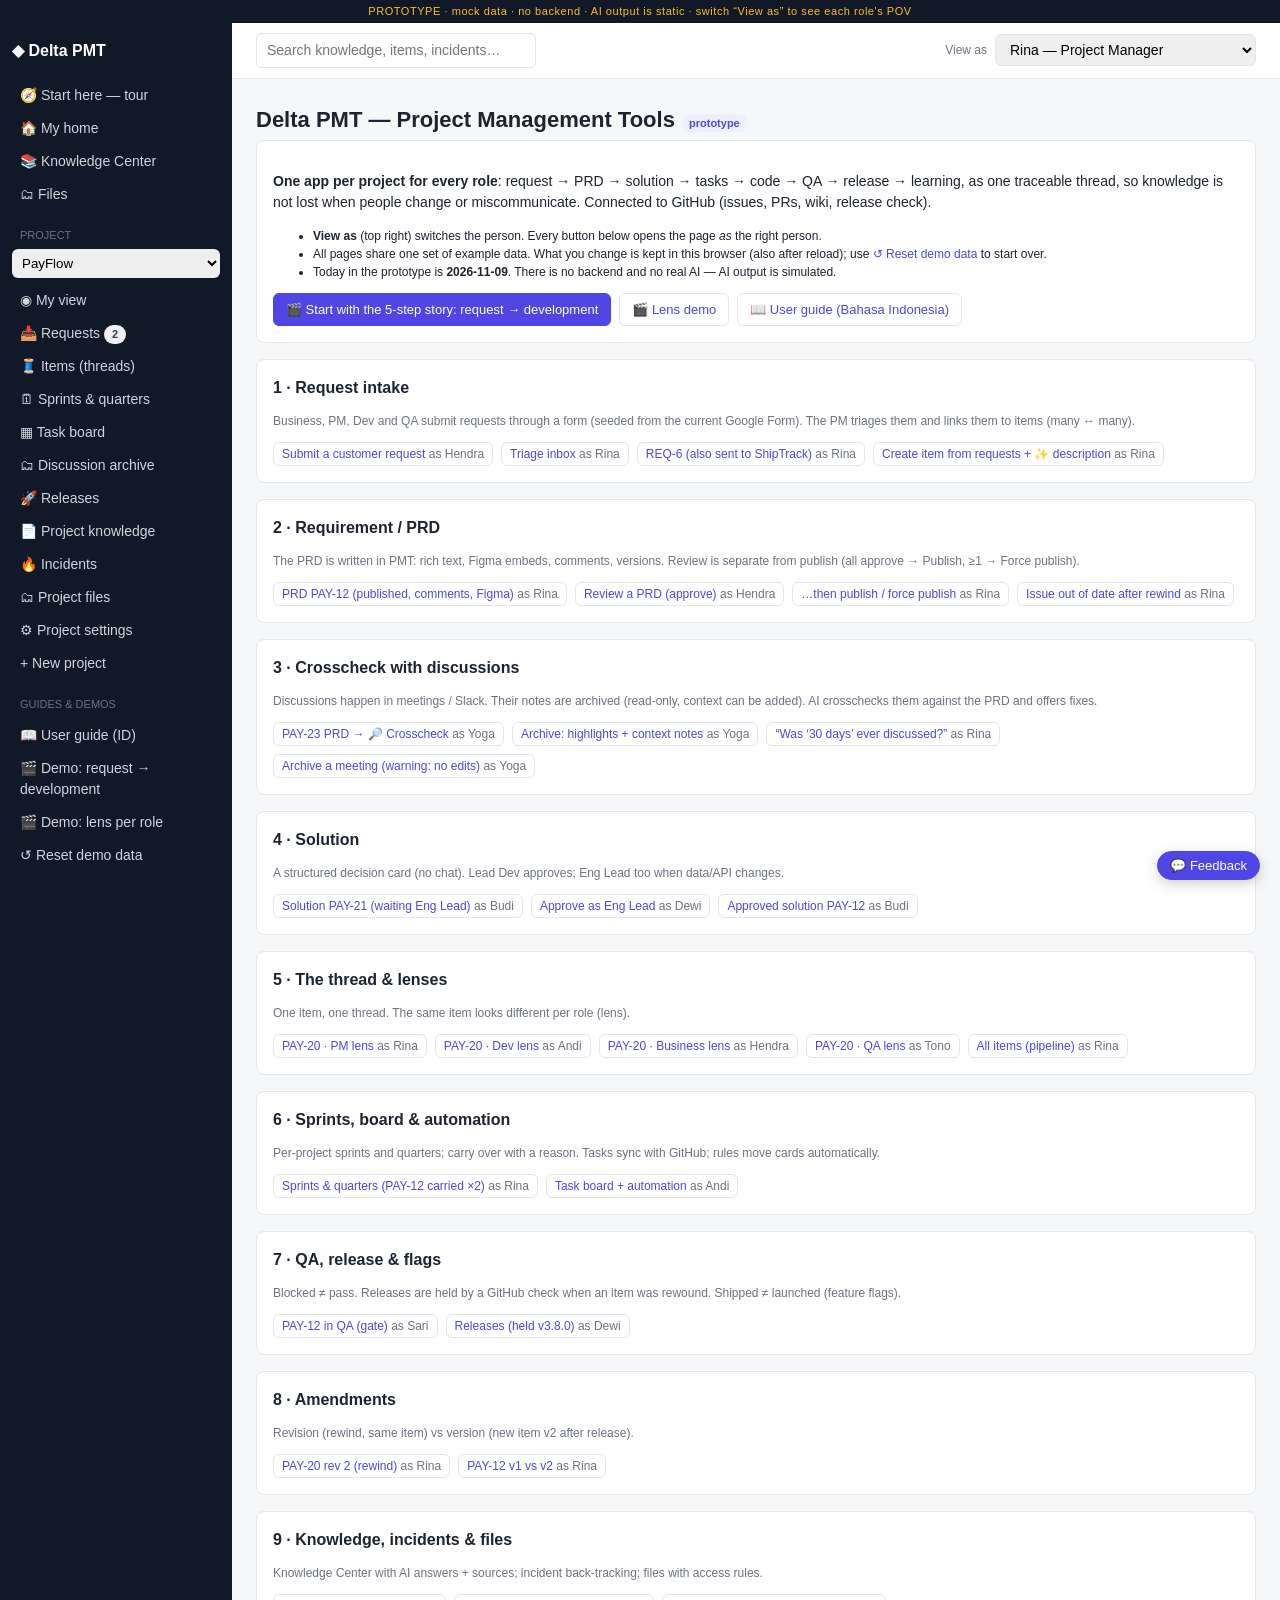
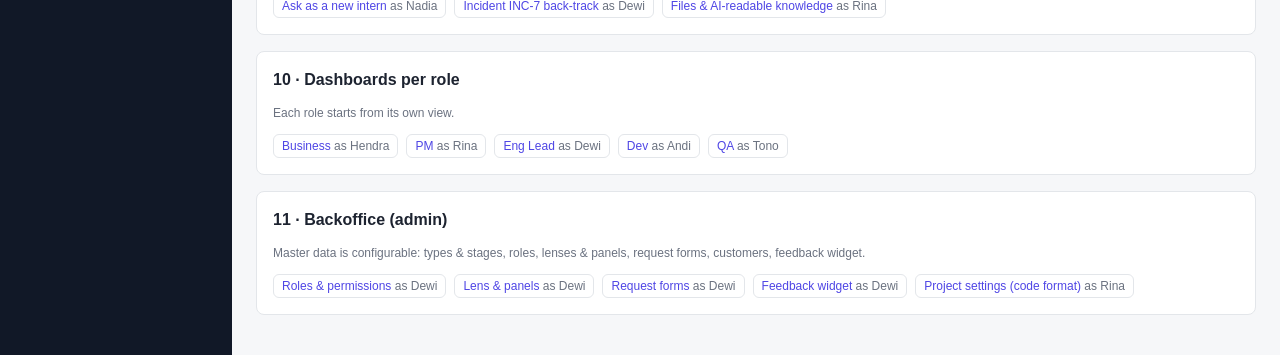
<file: index.html>
<!DOCTYPE html>
<html lang="en">
<head>
  <meta charset="UTF-8" />
  <meta name="viewport" content="width=device-width, initial-scale=1.0" />
  <title>Delta PMT — Project Management Tools (prototype)</title>
  <link rel="stylesheet" href="assets/style.css" />
</head>
<body>
  <div class="proto-banner">PROTOTYPE · mock data · no backend · AI output is static · switch “View as” to see each role's POV</div>
  <div id="feedbackWidget"></div>
  <div class="layout">
    <aside class="sidebar" id="sidebar"></aside>
    <main class="main">
      <header class="topbar" id="topbar"></header>
      <section class="content" id="content"></section>
    </main>
  </div>

  <!-- Plain scripts (no modules) so it works from file:// -->
  <script src="assets/data.js"></script>
  <script src="assets/app.js"></script>
  <script src="assets/screens/tour.js"></script>
  <script src="assets/screens/dashboard.js"></script>
  <script src="assets/screens/items.js"></script>
  <script src="assets/screens/requests.js"></script>
  <script src="assets/screens/thread.js"></script>
  <script src="assets/screens/prd.js"></script>
  <script src="assets/screens/solution.js"></script>
  <script src="assets/screens/sprints.js"></script>
  <script src="assets/screens/feedback.js"></script>
  <script src="assets/screens/panels.js"></script>
  <script src="assets/screens/board.js"></script>
  <script src="assets/screens/releases.js"></script>
  <script src="assets/screens/knowledge.js"></script>
  <script src="assets/screens/incidents.js"></script>
  <script src="assets/screens/backoffice.js"></script>
  <script src="assets/screens/files.js"></script>
  <script src="assets/screens/projects.js"></script>
  <script>App.start();</script>
</body>
</html>
</file>
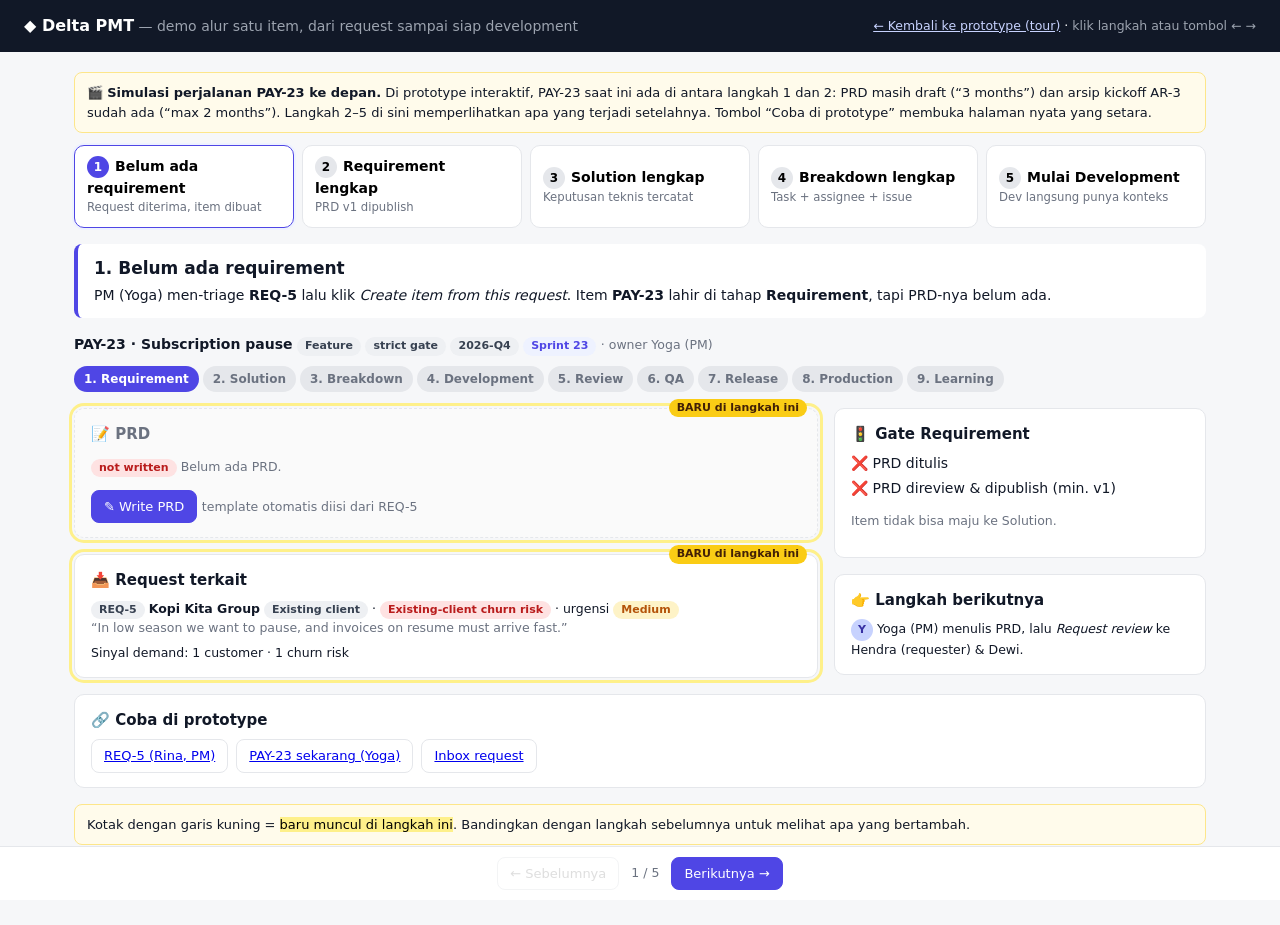
<file: flow-demo.html>
<!DOCTYPE html>
<html lang="id">
<head>
<meta charset="UTF-8" />
<meta name="viewport" content="width=device-width, initial-scale=1.0" />
<title>Delta PMT — Demo alur: Request → siap Development</title>
<style>
  :root { --ink:#111827; --muted:#6b7280; --line:#e5e7eb; --accent:#4f46e5; --soft:#eef2ff; --pass:#15803d; --fail:#b91c1c; --warn:#b45309; --new:#fef08a; }
  * { box-sizing: border-box; }
  body { margin:0; font:14px/1.5 system-ui,-apple-system,Segoe UI,Roboto,sans-serif; color:var(--ink); background:#f6f7f9; }
  header { background:#111827; color:#fff; padding:14px 24px; display:flex; justify-content:space-between; align-items:center; gap:16px; flex-wrap:wrap; }
  header b { font-size:16px; } header .muted { color:#9ca3af; }
  .wrap { max-width:1180px; margin:0 auto; padding:20px 24px 80px; }
  .steps { display:flex; gap:8px; margin-bottom:16px; flex-wrap:wrap; }
  .steps button { flex:1; min-width:170px; text-align:left; border:1px solid var(--line); background:#fff; border-radius:10px; padding:10px 12px; cursor:pointer; font:inherit; }
  .steps button.on { border-color:var(--accent); box-shadow:0 0 0 2px var(--soft); }
  .steps button small { display:block; color:var(--muted); }
  .steps .n { display:inline-block; width:22px; height:22px; border-radius:50%; background:#e5e7eb; text-align:center; font-weight:700; font-size:12px; line-height:22px; margin-right:6px; }
  .steps button.on .n { background:var(--accent); color:#fff; } .steps button.past .n { background:#bbf7d0; color:var(--pass); }
  .story { background:#fff; border-left:4px solid var(--accent); border-radius:8px; padding:12px 16px; margin-bottom:16px; }
  .story h2 { margin:0 0 4px; font-size:17px; }
  .thread { display:flex; gap:4px; margin:10px 0 16px; flex-wrap:wrap; }
  .thread span { padding:4px 10px; border-radius:999px; background:#e5e7eb; color:var(--muted); font-size:12px; font-weight:600; }
  .thread span.done { background:#dcfce7; color:var(--pass); } .thread span.cur { background:var(--accent); color:#fff; }
  .grid { display:grid; grid-template-columns: 2fr 1fr; gap:16px; }
  .card { background:#fff; border:1px solid var(--line); border-radius:10px; padding:14px 16px; margin-bottom:16px; position:relative; }
  .card h3 { margin:0 0 8px; font-size:15px; }
  .card.empty { border-style:dashed; background:#fafafa; color:var(--muted); }
  .new { outline:3px solid var(--new); outline-offset:2px; }
  .new::after { content:"BARU di langkah ini"; position:absolute; top:-10px; right:10px; background:#facc15; color:#422006; font-size:11px; font-weight:700; padding:1px 8px; border-radius:999px; }
  .badge { display:inline-block; padding:1px 8px; border-radius:999px; font-size:11px; font-weight:600; background:#eef0f3; color:#374151; white-space:nowrap; }
  .b-pass { background:#dcfce7; color:var(--pass); } .b-fail { background:#fee2e2; color:var(--fail); } .b-warn { background:#fef3c7; color:var(--warn); } .b-ai { background:var(--soft); color:var(--accent); }
  table { border-collapse:collapse; width:100%; font-size:13px; } td, th { border-bottom:1px solid var(--line); padding:6px 6px; text-align:left; vertical-align:top; } th { color:var(--muted); font-weight:600; }
  .small { font-size:12.5px; } .muted { color:var(--muted); } .mono { font-family:ui-monospace,Menlo,monospace; font-size:12px; }
  .gate li { list-style:none; margin:4px 0; } .gate { padding:0; margin:0; }
  .note { background:#fffbeb; border:1px solid #fde68a; border-radius:8px; padding:10px 12px; font-size:13px; }
  .who { display:inline-block; width:22px; height:22px; border-radius:50%; background:#c7d2fe; color:#3730a3; text-align:center; font-size:11px; font-weight:700; line-height:22px; margin-right:4px; }
  .msg { display:flex; gap:8px; margin:8px 0; } .msg div { background:#f3f4f6; border-radius:8px; padding:6px 10px; font-size:13px; }
  .btn { display:inline-block; border:1px solid var(--line); background:#fff; border-radius:8px; padding:6px 12px; font:inherit; font-size:13px; cursor:pointer; }
  .btn.primary { background:var(--accent); border-color:var(--accent); color:#fff; } .btn:disabled { opacity:.45; cursor:not-allowed; }
  .nav { position:fixed; bottom:0; left:0; right:0; background:#fff; border-top:1px solid var(--line); padding:10px 24px; display:flex; justify-content:center; gap:12px; align-items:center; }
  .cols { display:grid; grid-template-columns: repeat(4,1fr); gap:10px; } .col { background:#f3f4f6; border-radius:8px; padding:8px; min-height:120px; } .col h4 { margin:0 0 6px; font-size:12px; color:var(--muted); }
  .tk { background:#fff; border:1px solid var(--line); border-radius:6px; padding:6px 8px; margin-bottom:6px; font-size:12px; }
  mark { background:var(--new); }
  @media (max-width: 860px) { .grid { grid-template-columns:1fr; } .cols { grid-template-columns:1fr 1fr; } }
</style>
</head>
<body>
<header>
  <div><b>◆ Delta PMT</b> <span class="muted">— demo alur satu item, dari request sampai siap development</span></div>
  <div class="small"><a href="index.html#/tour" style="color:#c7d2fe">← Kembali ke prototype (tour)</a> · <span class="muted">klik langkah atau tombol ← →</span></div>
</header>
<div class="wrap">
  <div class="note" style="margin-bottom:12px">🎬 <b>Simulasi perjalanan PAY-23 ke depan.</b> Di prototype interaktif, PAY-23 saat ini ada di antara langkah 1 dan 2: PRD masih draft (“3 months”) dan arsip kickoff AR-3 sudah ada (“max 2 months”). Langkah 2–5 di sini memperlihatkan apa yang terjadi setelahnya. Tombol “Coba di prototype” membuka halaman nyata yang setara.</div>
  <div class="steps" id="steps"></div>
  <div id="view"></div>
</div>
<div class="nav"><button class="btn" id="prev">← Sebelumnya</button><span class="small muted" id="pos"></span><button class="btn primary" id="next">Berikutnya →</button></div>

<script>
const STAGES = ["Requirement", "Solution", "Breakdown", "Development", "Review", "QA", "Release", "Production", "Learning"];
const U = { yoga: ["Y", "Yoga (PM)"], hendra: ["H", "Hendra (Business)"], dewi: ["D", "Dewi (Eng Lead)"], budi: ["B", "Budi (Lead Dev)"], andi: ["A", "Andi (Dev)"], nadia: ["N", "Nadia (Dev, intern)"], sari: ["S", "Sari (Lead QA)"], tono: ["T", "Tono (QA)"] };
const who = (k) => `<span class="who" title="${U[k][1]}">${U[k][0]}</span>${U[k][1]}`;
const b = (t, c = "") => `<span class="badge ${c}">${t}</span>`;
const gate = (rows) => `<ul class="gate">${rows.map(([ok, t]) => `<li>${ok ? "✅" : "❌"} ${t}</li>`).join("")}</ul>`;
const card = (title, body, isNew, cls = "") => `<div class="card ${cls} ${isNew ? "new" : ""}"><h3>${title}</h3>${body}</div>`;

const AC = [["AC1", "Customer can pause a subscription for 1–3 months"], ["AC2", "No invoice is issued while paused"], ["AC3", "Billing resumes automatically on the resume date"], ["AC4", "Customer and finance get an email on pause and resume"], ["AC5", "Pause is visible in subscription history"]];

// ---------- shared blocks ----------
const requestsCard = (isNew) => card("📥 Request terkait", `
  <div class="small">${b("REQ-5")} <b>Kopi Kita Group</b> ${b("Existing client")} · ${b("Existing-client churn risk", "b-fail")} · urgensi ${b("Medium", "b-warn")}</div>
  <div class="small muted mt">“In low season we want to pause, and invoices on resume must arrive fast.”</div>
  <div class="small" style="margin-top:6px">Sinyal demand: 1 customer · 1 churn risk</div>`, isNew);

const prdCard = (state, isNew) => state === 0
  ? card("📝 PRD", `<p class="small">${b("not written", "b-fail")} Belum ada PRD.</p><button class="btn primary">✎ Write PRD</button> <span class="small muted">template otomatis diisi dari REQ-5</span>`, isNew, "empty")
  : card("📝 PRD-PAY-23", `
    <div>${b("Published v1", "b-pass")} ${b("v1")} <span class="small muted">· oleh ${U.yoga[1]} · 2026-11-10 — “Initial PRD”</span></div>
    <div class="small" style="margin:6px 0">✅ ${AC.length} acceptance criteria · 🎨 1 Figma · 💬 0 open comments (2 resolved) · 📄 wiki W-PRD-PAY-23 · ${b("issue #431 ✓", "b-pass")}</div>
    <table>${AC.map(([id, t]) => `<tr><td class="mono">${id}</td><td>${t}</td></tr>`).join("")}</table>
    <div class="small muted" style="margin-top:6px">Review: ${who("hendra")} ✔ · ${who("dewi")} ✔ → semua approve, jadi dipublish tanpa “force”.</div>`, isNew);

const solutionCard = (isNew) => card("🧭 Solution — kartu keputusan", `
  <div>${b("Approved", "b-pass")} <span class="small muted">${who("budi")} ✔ · ${who("dewi")} ✔ (wajib Eng Lead karena ada perubahan skema)</span></div>
  <table style="margin-top:8px">
    <tr><th style="width:150px">Pendekatan</th><td>Status baru <span class="mono">paused</span> pada subscription. Invoice scheduler melewati subscription yang paused. Job harian mengaktifkan kembali saat <span class="mono">paused_until</span> tiba.</td></tr>
    <tr><th>Bagian yang disentuh</th><td><span class="mono">payflow-api</span> modul billing &amp; scheduler · <span class="mono">payflow-web</span> halaman subscription · email template</td></tr>
    <tr><th>Perubahan data / API</th><td>Kolom <span class="mono">subscriptions.paused_until</span>, tabel <span class="mono">pause_events</span> · <span class="mono">POST /subscriptions/:id/pause</span>, <span class="mono">/resume</span></td></tr>
    <tr><th>Keputusan</th><td>Pakai status pause. <b>Ditolak:</b> cancel + re-subscribe otomatis (riwayat & diskon customer hilang).</td></tr>
    <tr><th>Risiko</th><td>Proration saat pause di tengah periode · scheduler lupa mengecek status → invoice tetap terbit (lihat INC-7: retry &amp; duplikasi)</td></tr>
    <tr><th>Feature flag</th><td>Ya — <span class="mono">subscription_pause</span> (GrowthBook), dibuka bertahap</td></tr>
    <tr><th>Estimasi</th><td>${b("M")} · ±6 task</td></tr>
  </table>
  <h3 style="margin-top:12px">AC → solusi</h3>
  <table>${[["AC1", "Endpoint pause + validasi 1–3 bulan"], ["AC2", "Scheduler skip status paused"], ["AC3", "Job harian resume"], ["AC4", "2 email template baru"], ["AC5", "Tabel pause_events → tampil di history"]].map(([a, s]) => `<tr><td class="mono">${a}</td><td>${s}</td></tr>`).join("")}</table>`, isNew);

const discussionCard = (isNew) => card("🗂 Arsip diskusi + crosscheck (diskusinya sendiri tidak terjadi di PMT)", `
  <div class="small"><b>AR-3</b> 🤖 Meeting summary (AI) — “Subscription pause kickoff” · 6 Nov · diarsipkan oleh ${who("yoga")} <span class="badge">🔒 read-only</span></div>
  <div class="small"><b>AR-5</b> <span class="muted">(simulasi)</span> 💬 Slack thread #payflow-dev — “scheduler & proration” · link ↗ · diarsipkan oleh ${who("andi")}</div>
  <div class="small"><b>AR-6</b> <span class="muted">(simulasi)</span> 📝 Meeting notes — “Solution review” · diarsipkan oleh ${who("budi")}</div>
  <table style="margin-top:8px">
    <tr><td>${b("✓ covered", "b-pass")}</td><td class="small"><b>DECISION</b> Billing resumes automatically — <span class="muted">AR-3 baris 5</span></td></tr>
    <tr><td>${b("✓ covered", "b-pass")}</td><td class="small"><b>DECISION</b> Pakai status pause, bukan cancel + re-subscribe — <span class="muted">AR-6 baris 3</span></td></tr>
    <tr><td>${b("✓ covered", "b-pass")}</td><td class="small"><b>OPEN → dijawab</b> Proration pause di tengah periode → ada di Risiko — <span class="muted">AR-5 · link Slack ↗</span></td></tr>
  </table>
  <div class="small" style="margin-top:6px">${b("AI", "b-ai")} Kartu keputusan di-draft dari PRD + arsip → Budi merapikan → review. Crosscheck: 0 konflik, 0 missing.</div>`, isNew);

const TASKS = [
  ["T-1", "Migration: paused_until + pause_events", "AC5", "andi", "1d", "#432"],
  ["T-2", "API pause / resume + validasi", "AC1", "andi", "2d", "#433"],
  ["T-3", "Scheduler skip paused + job resume", "AC2, AC3", "budi", "2d", "#434"],
  ["T-4", "Email template pause & resume", "AC4", "nadia", "1d", "#435"],
  ["T-5", "UI pause di halaman subscription + history", "AC1, AC5", "nadia", "2d", "#436"],
  ["T-6", "Feature flag subscription_pause", "—", "andi", "0.5d", "#437"],
  ["T-7", "Test plan: proration & scheduler", "AC2, AC3", "tono", "1d", "#438"],
];
const breakdownCard = (isNew) => card("🧩 Breakdown — task", `
  <div class="small">${b("AI", "b-ai")} Draft task dari tabel AC → solusi · ${who("budi")} merapikan &amp; memberi assignee</div>
  <table style="margin-top:8px"><tr><th>Task</th><th>Untuk</th><th>Assignee</th><th>Est.</th><th>GitHub</th></tr>
  ${TASKS.map(([id, t, ac, u, e, gh]) => `<tr><td><span class="mono">${id}</span> ${t}</td><td class="mono">${ac}</td><td class="small">${U[u][1]}</td><td>${e}</td><td class="mono">${gh}</td></tr>`).join("")}</table>
  <h3 style="margin-top:12px">Cakupan AC</h3>
  <div>${AC.map(([id]) => b(id + " ✓", "b-pass")).join(" ")} <span class="small muted">· migrasi ✓ · flag ✓ (diminta oleh Solution)</span></div>`, isNew);

const devCard = (isNew) => card("🚀 Development — tampilan Dev (Andi)", `
  <div class="grid" style="grid-template-columns:1fr 1fr;gap:12px">
    <div>
      <h3>Context pack</h3>
      <div class="small"><b>Kenapa:</b> Kopi Kita (churn risk) ingin pause di low season (REQ-5).</div>
      <div class="small"><b>Apa:</b> PRD v1 · 5 AC</div>
      <div class="small"><b>Bagaimana:</b> status pause, scheduler skip, flag <span class="mono">subscription_pause</span></div>
      <div class="small"><b>Hati-hati:</b> INC-7 (retry → duplikasi) · BR-1 aturan invoice</div>
    </div>
    <div>
      <h3>Task saya</h3>
      <div class="small">T-1 Migration · T-2 API pause/resume · T-6 Flag</div>
      <h3 style="margin-top:8px">Branch (diisi manual oleh dev)</h3>
      <div class="small mono" style="border:1px solid var(--line);border-radius:6px;padding:4px 8px">feature/PAY-23-subscription-pause → main</div>
    </div>
  </div>
  <h3 style="margin-top:12px">Task board</h3>
  <div class="cols">
    <div class="col"><h4>To do</h4>${["T-4", "T-5", "T-6", "T-7"].map((t) => `<div class="tk">${t}</div>`).join("")}</div>
    <div class="col"><h4>In progress</h4><div class="tk"><b>T-1</b> · Andi</div><div class="tk"><b>T-3</b> · Budi</div></div>
    <div class="col"><h4>In review</h4></div><div class="col"><h4>Done</h4></div>
  </div>`, isNew);

// ---------- the 5 states ----------
const STATES = [
  { title: "Belum ada requirement", sub: "Request diterima, item dibuat", cur: 0,
    story: `PM (Yoga) men-triage <b>REQ-5</b> lalu klik <i>Create item from this request</i>. Item <b>PAY-23</b> lahir di tahap <b>Requirement</b>, tapi PRD-nya belum ada.`,
    main: (s) => prdCard(0, true) + requestsCard(true),
    side: () => card("🚦 Gate Requirement", gate([[false, "PRD ditulis"], [false, "PRD direview & dipublish (min. v1)"]]) + `<p class="small muted">Item tidak bisa maju ke Solution.</p>`) +
      card("👉 Langkah berikutnya", `<div class="small">${who("yoga")} menulis PRD, lalu <i>Request review</i> ke Hendra (requester) &amp; Dewi.</div>`) },
  { title: "Requirement lengkap", sub: "PRD v1 dipublish", cur: 0, done: [],
    story: `Yoga menulis PRD (rich text, tabel AC, 1 desain Figma). <b>Crosscheck</b> dengan arsip kickoff (AR-3) menemukan konflik “max 2 bulan” vs “1–3 bulan” → diselesaikan sebelum review (diputuskan 1–3 bulan, dicatat). Hendra &amp; Dewi approve → <b>Publish v1</b>. Wiki tersinkron, issue GitHub #431 dibuat.`,
    main: () => prdCard(1, true) + requestsCard(false),
    side: () => card("🚦 Gate Requirement", gate([[true, "PRD ditulis"], [true, "PRD v1 dipublish (2/2 approve)"]]) + `<button class="btn primary">Advance → Solution</button>`, true) +
      card("👉 Langkah berikutnya", `<div class="small">${who("budi")} (Lead Dev) memimpin diskusi solusi.</div>`) },
  { title: "Solution lengkap", sub: "Keputusan teknis tercatat", cur: 1,
    story: `Tim berdiskusi di <b>meeting &amp; Slack</b> (bukan di PMT). Notulen/ringkasan AI &amp; link Slack <b>diarsipkan</b> (tidak bisa diedit). AI men-draft <b>kartu keputusan</b>; Budi merapikan, <b>crosscheck</b> arsip vs PRD/solution bersih, Budi &amp; Dewi approve. Inilah jawaban “<b>bagaimana</b>” — belum “siapa mengerjakan apa”.`,
    main: () => solutionCard(true) + discussionCard(true) + prdCard(1, false),
    side: () => card("🚦 Gate Solution", gate([[true, "Semua AC punya solusi (5/5)"], [true, "Perubahan data/API ditulis"], [true, "Approve Lead Dev"], [true, "Approve Eng Lead (ada perubahan skema)"]]) + `<button class="btn primary">Advance → Breakdown</button>`, true) +
      card("📌 Yang otomatis dipakai tahap lain", `<div class="small">Breakdown ← tabel AC → solusi &amp; estimasi<br>QA ← risiko (proration, scheduler)<br>Release ← flag <span class="mono">subscription_pause</span><br>AI ← bagian yang disentuh + INC-7</div>`, true) },
  { title: "Breakdown lengkap", sub: "Task + assignee + issue", cur: 2,
    story: `AI membuat draft 7 task dari tabel AC → solusi. Budi memberi assignee &amp; estimasi; task otomatis jadi GitHub Issue. Ini jawaban “<b>siapa mengerjakan apa</b>”.`,
    main: () => breakdownCard(true) + solutionCard(false),
    side: () => card("🚦 Gate Breakdown", gate([[true, "Setiap AC punya ≥1 task (5/5)"], [true, "Setiap task punya assignee & estimasi"], [true, "Task tersinkron ke GitHub Issue"], [true, "Task migrasi & flag ada (diminta Solution)"]]) + `<button class="btn primary">Advance → Development</button>`, true) +
      card("📊 Ringkasan", `<div class="small">7 task · ±9.5 hari kerja · 4 orang<br>Proyeksi: dev selesai ±2 minggu</div>`, true) },
  { title: "Mulai Development", sub: "Dev langsung punya konteks", cur: 3,
    story: `Sprint 23 ditutup sebelum coding mulai → item <b>di-carry over</b> ke Sprint 24 dengan alasan (“menunggu approval Eng Lead”); riwayatnya tetap terlihat. Item masuk <b>Development</b>. Andi membuka item dan langsung melihat <b>kenapa</b> (request), <b>apa</b> (PRD), <b>bagaimana</b> (solution) dan <b>task-nya</b> — tanpa bertanya ke siapa pun. Task tambahan tetap boleh dibuat kapan saja.`,
    main: () => devCard(true),
    side: () => card("🧵 Jejak yang sudah terkumpul", `<div class="small">📥 REQ-5 (Kopi Kita)<br>📝 PRD v1 · 5 AC · 2 approve<br>🧭 Kartu keputusan · 2 approve<br>🧩 7 task · issue #432–#438<br>📄 wiki tersinkron</div>`) +
      card("🚦 Gate Development", gate([[false, "Semua task dev selesai (0/6)"], [false, "PR terhubung ke item"]]) + `<p class="small muted">Gate berikutnya terisi seiring kerja dev.</p>`, true) },
];

// Real prototype pages for each step (opened as the right person via ?as=).
const SEE = [
  [["/p/p-payflow/request/REQ-5?as=u2", "REQ-5 (Rina, PM)"], ["/p/p-payflow/item/PAY-23?as=u3", "PAY-23 sekarang (Yoga)"], ["/p/p-payflow/requests?as=u2", "Inbox request"]],
  [["/p/p-payflow/item/PAY-23/prd?as=u3", "PRD PAY-23 + 🔎 crosscheck"], ["/p/p-payflow/item/PAY-12-AM-1/prd?v=draft&as=u4", "Review PRD (Hendra)"], ["/p/p-payflow/item/PAY-12/prd?as=u2", "PRD yang sudah publish (PAY-12)"]],
  [["/p/p-payflow/item/PAY-21/solution?as=u5", "Kartu Solution (PAY-21)"], ["/p/p-payflow/item/PAY-23/archive?as=u3", "Arsip + context notes"], ["/p/p-payflow/archives?q=30 days&as=u2", "Cari di arsip"]],
  [["/p/p-payflow/board?as=u5", "Task board"], ["/p/p-payflow/item/PAY-12?as=u5", "Item dengan task & PR (PAY-12)"]],
  [["/p/p-payflow/item/PAY-20?as=u6", "Tampilan Dev (PAY-20)"], ["/p/p-payflow/sprints?as=u2", "Sprint & carry over"]],
];
let i = 0;
function render() {
  const s = STATES[i];
  document.getElementById("steps").innerHTML = STATES.map((x, k) => `<button class="${k === i ? "on" : k < i ? "past" : ""}" onclick="go(${k})"><span class="n">${k + 1}</span><b>${x.title}</b><small>${x.sub}</small></button>`).join("");
  document.getElementById("view").innerHTML = `
    <div class="story"><h2>${i + 1}. ${s.title}</h2><div>${s.story}</div></div>
    <div><b>PAY-23 · Subscription pause</b> ${b("Feature")} ${b("strict gate")} ${b("2026-Q4")} ${b(i < 4 ? "Sprint 23" : "Sprint 24", "b-ai")} ${i === 4 ? b("carried over ×1", "b-warn") : ""} <span class="small muted">· owner ${U.yoga[1]}</span></div>
    <div class="thread">${STAGES.map((st, k) => `<span class="${k < s.cur ? "done" : k === s.cur ? "cur" : ""}">${k + 1}. ${st}</span>`).join("")}</div>
    <div class="grid"><div>${s.main()}</div><div>${s.side()}</div></div>
    <div class="card"><h3>🔗 Coba di prototype</h3><div style="display:flex;gap:8px;flex-wrap:wrap">${(SEE[i] || []).map(([h, l]) => `<a class="btn" href="index.html#${h}">${l}</a>`).join("")}</div></div>
    <div class="note">Kotak dengan garis kuning = <mark>baru muncul di langkah ini</mark>. Bandingkan dengan langkah sebelumnya untuk melihat apa yang bertambah.</div>`;
  document.getElementById("pos").textContent = `${i + 1} / ${STATES.length}`;
  document.getElementById("prev").disabled = i === 0;
  document.getElementById("next").disabled = i === STATES.length - 1;
}
function go(k) { i = Math.max(0, Math.min(STATES.length - 1, k)); render(); window.scrollTo(0, 0); }
document.getElementById("prev").onclick = () => go(i - 1);
document.getElementById("next").onclick = () => go(i + 1);
document.addEventListener("keydown", (e) => { if (e.key === "ArrowRight") go(i + 1); if (e.key === "ArrowLeft") go(i - 1); });
render();
</script>
</body>
</html>
</file>
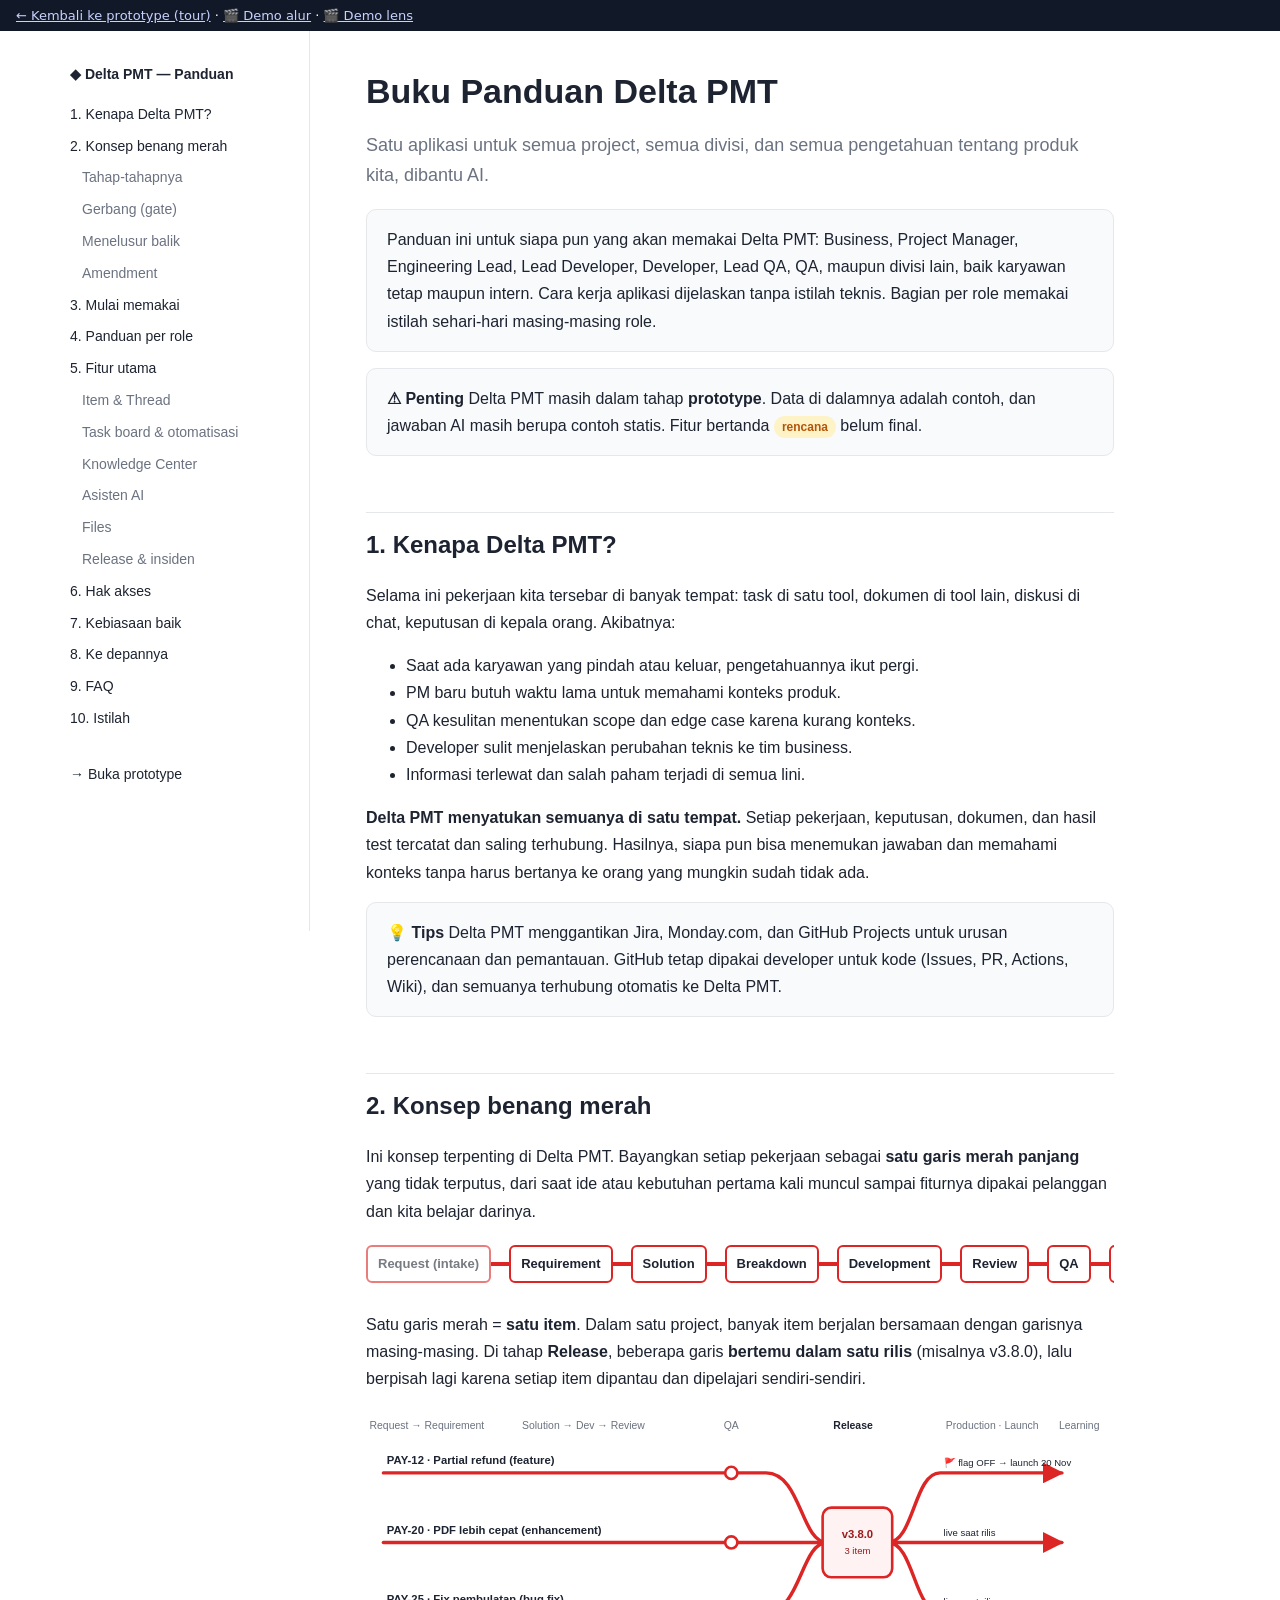
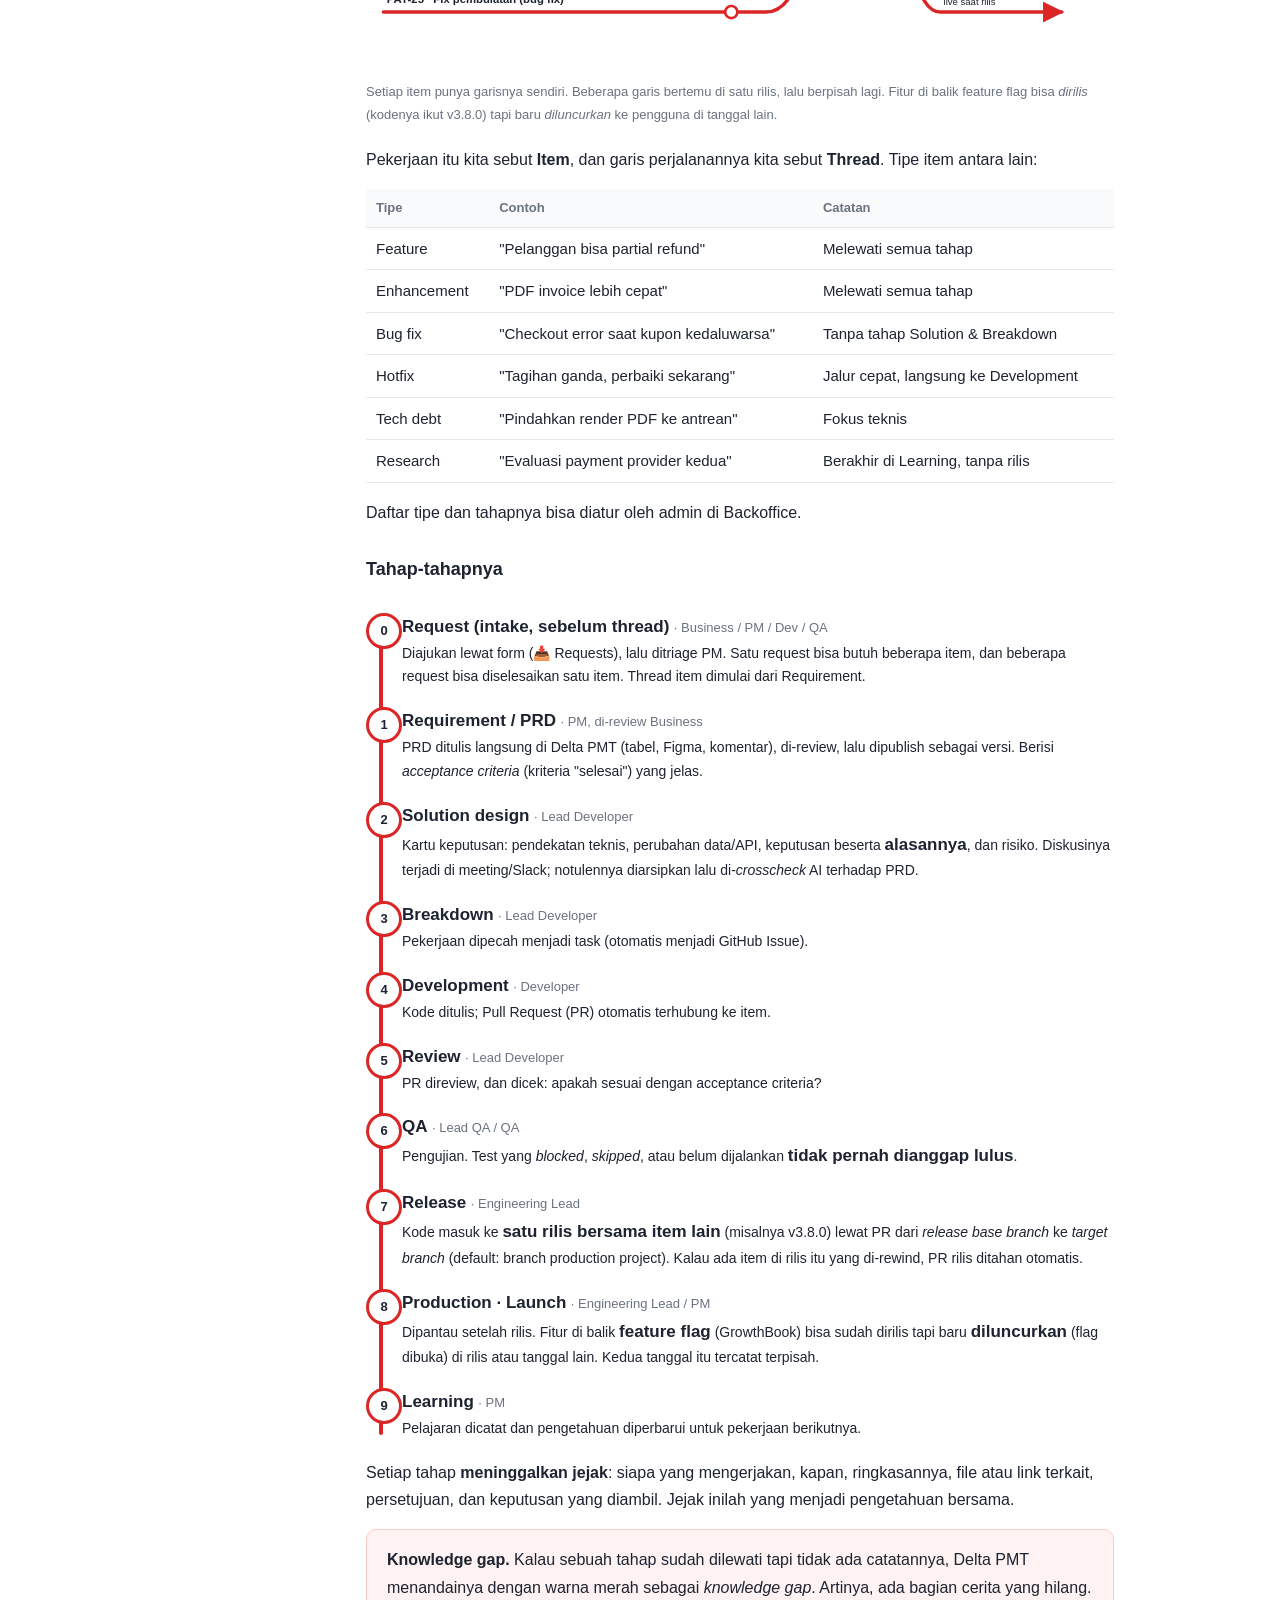
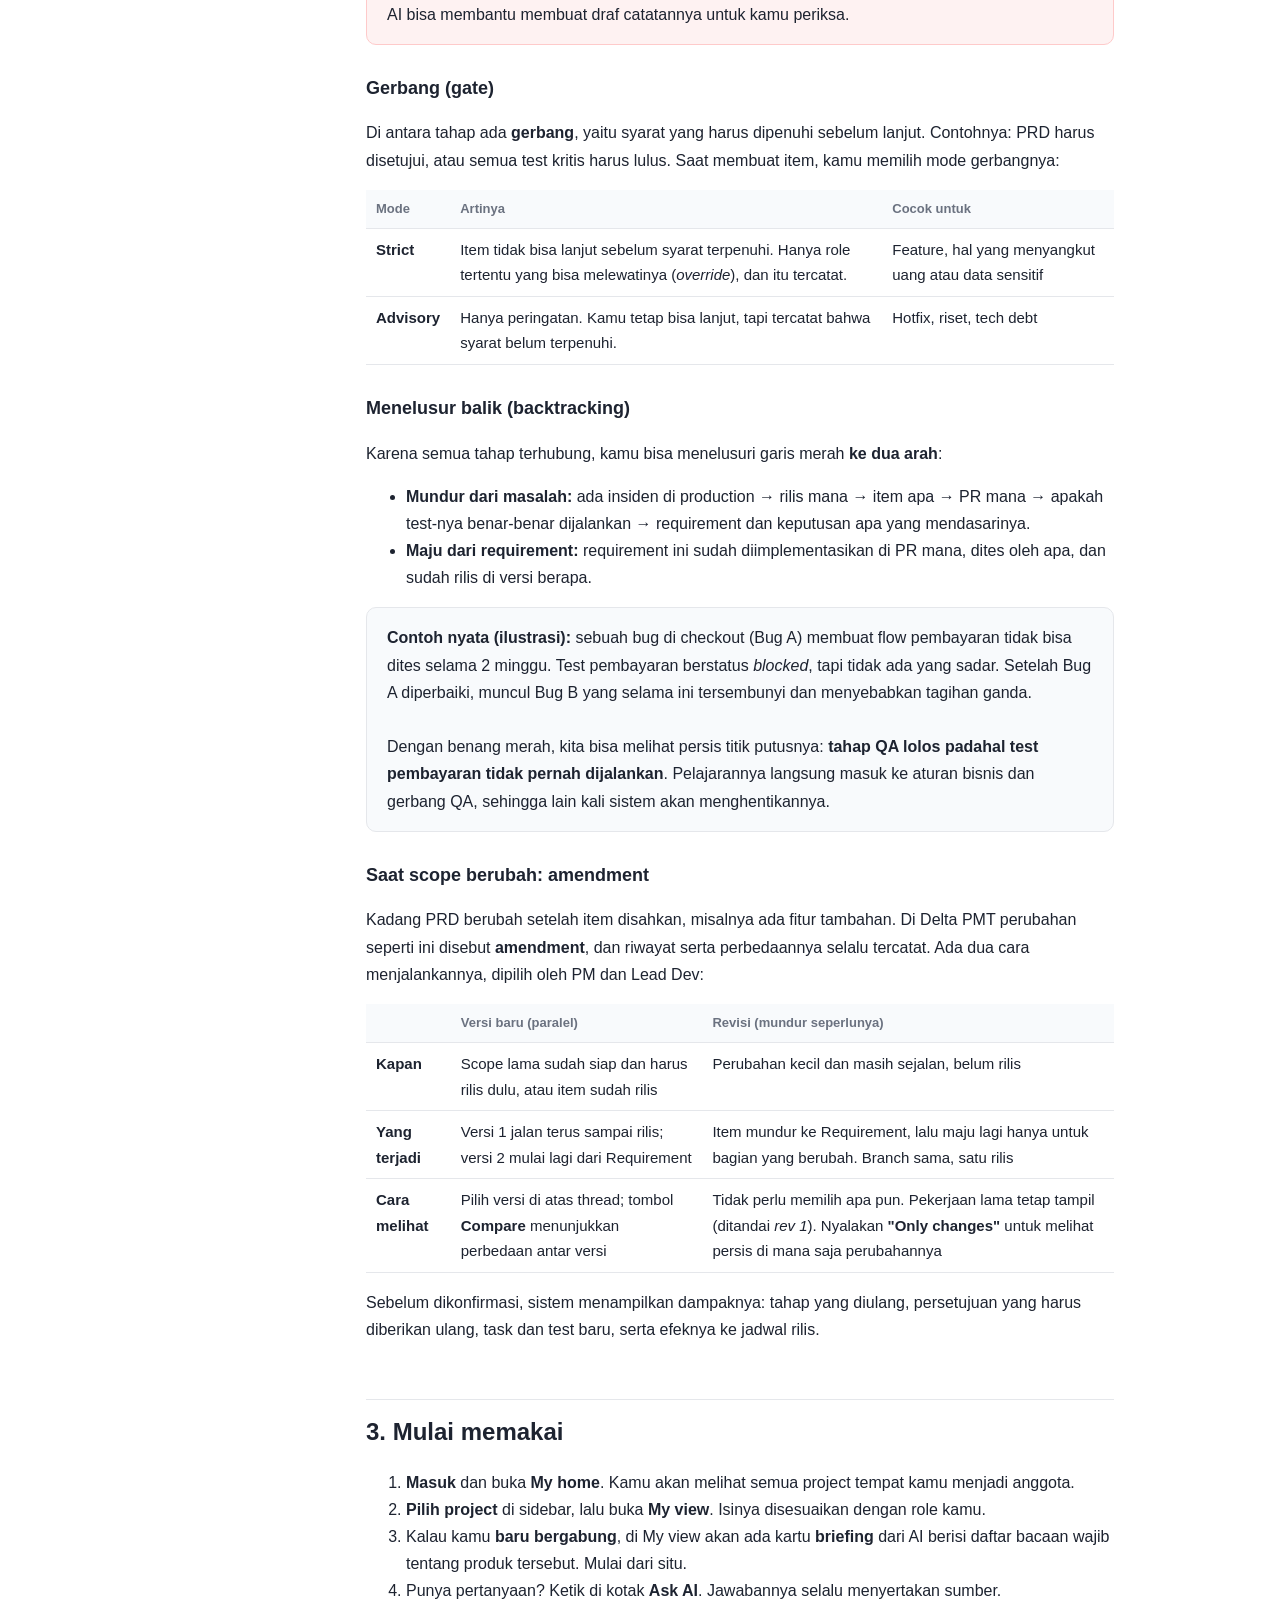
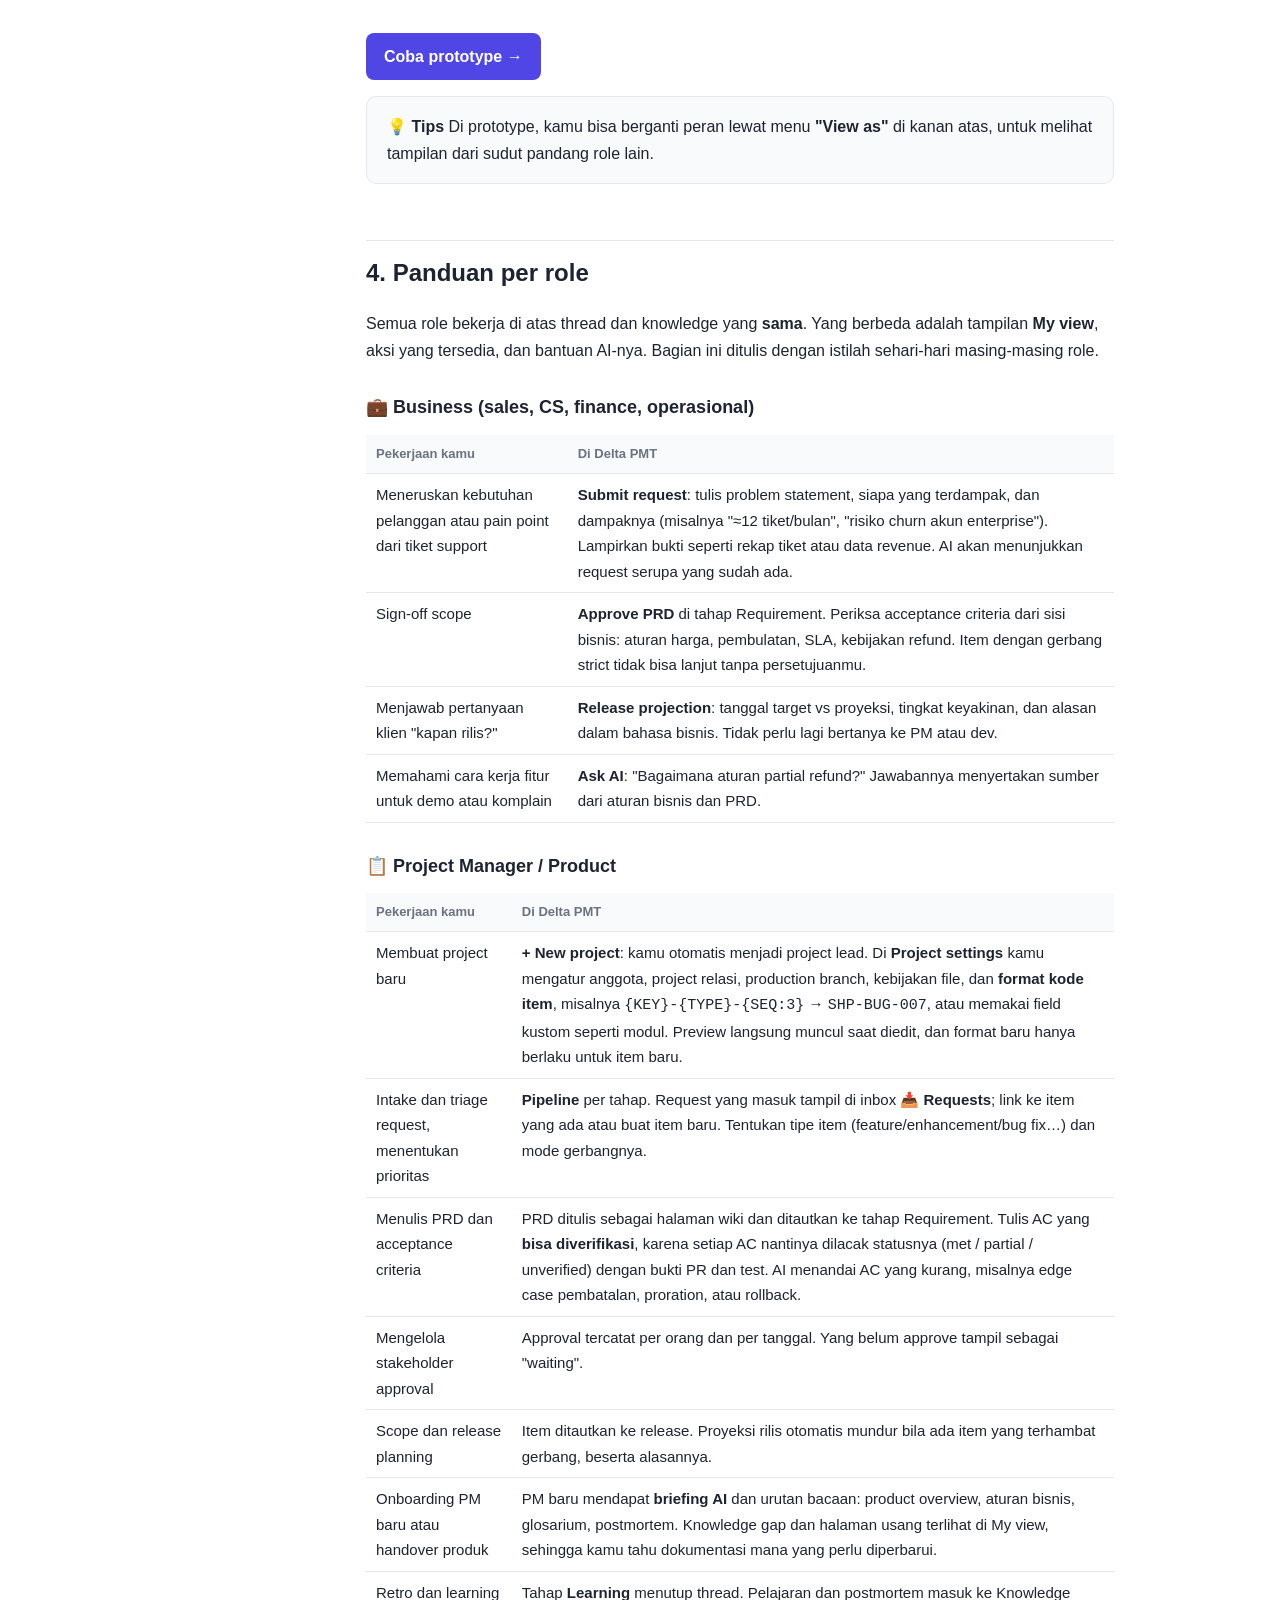
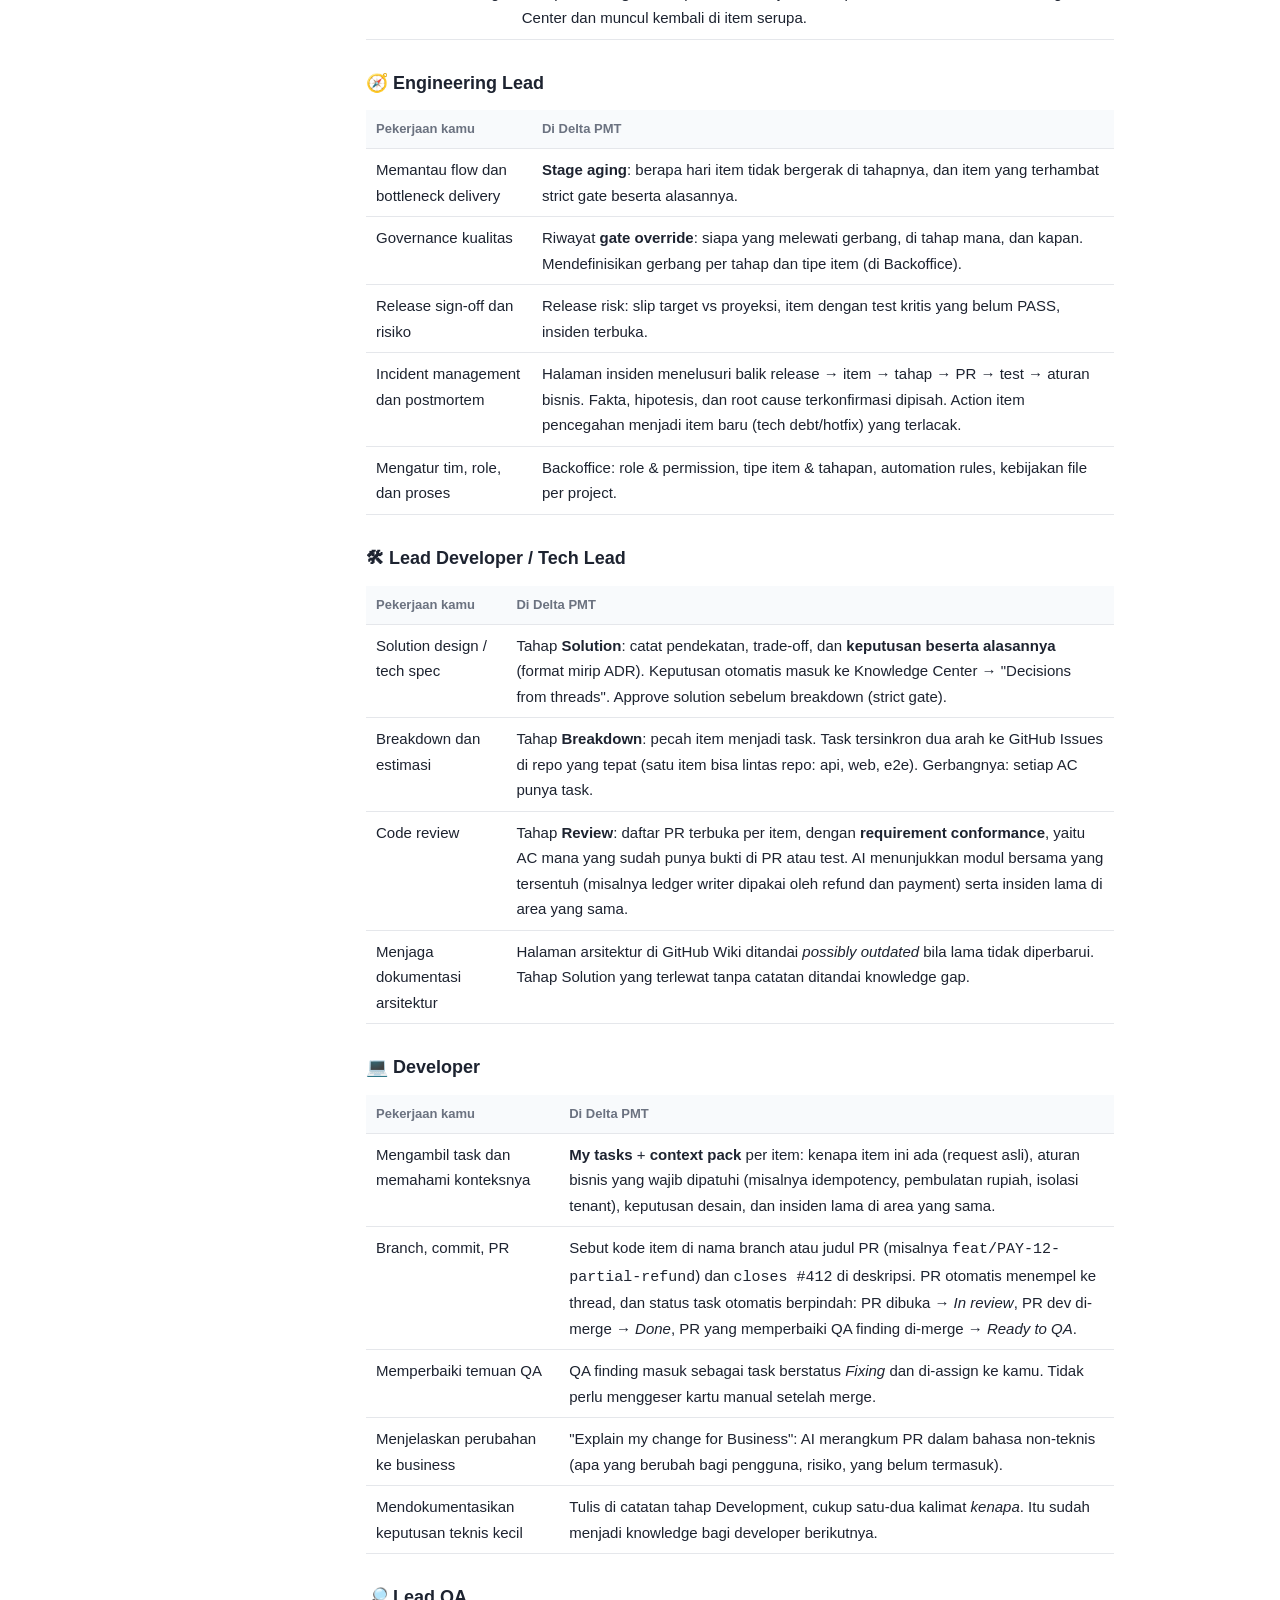
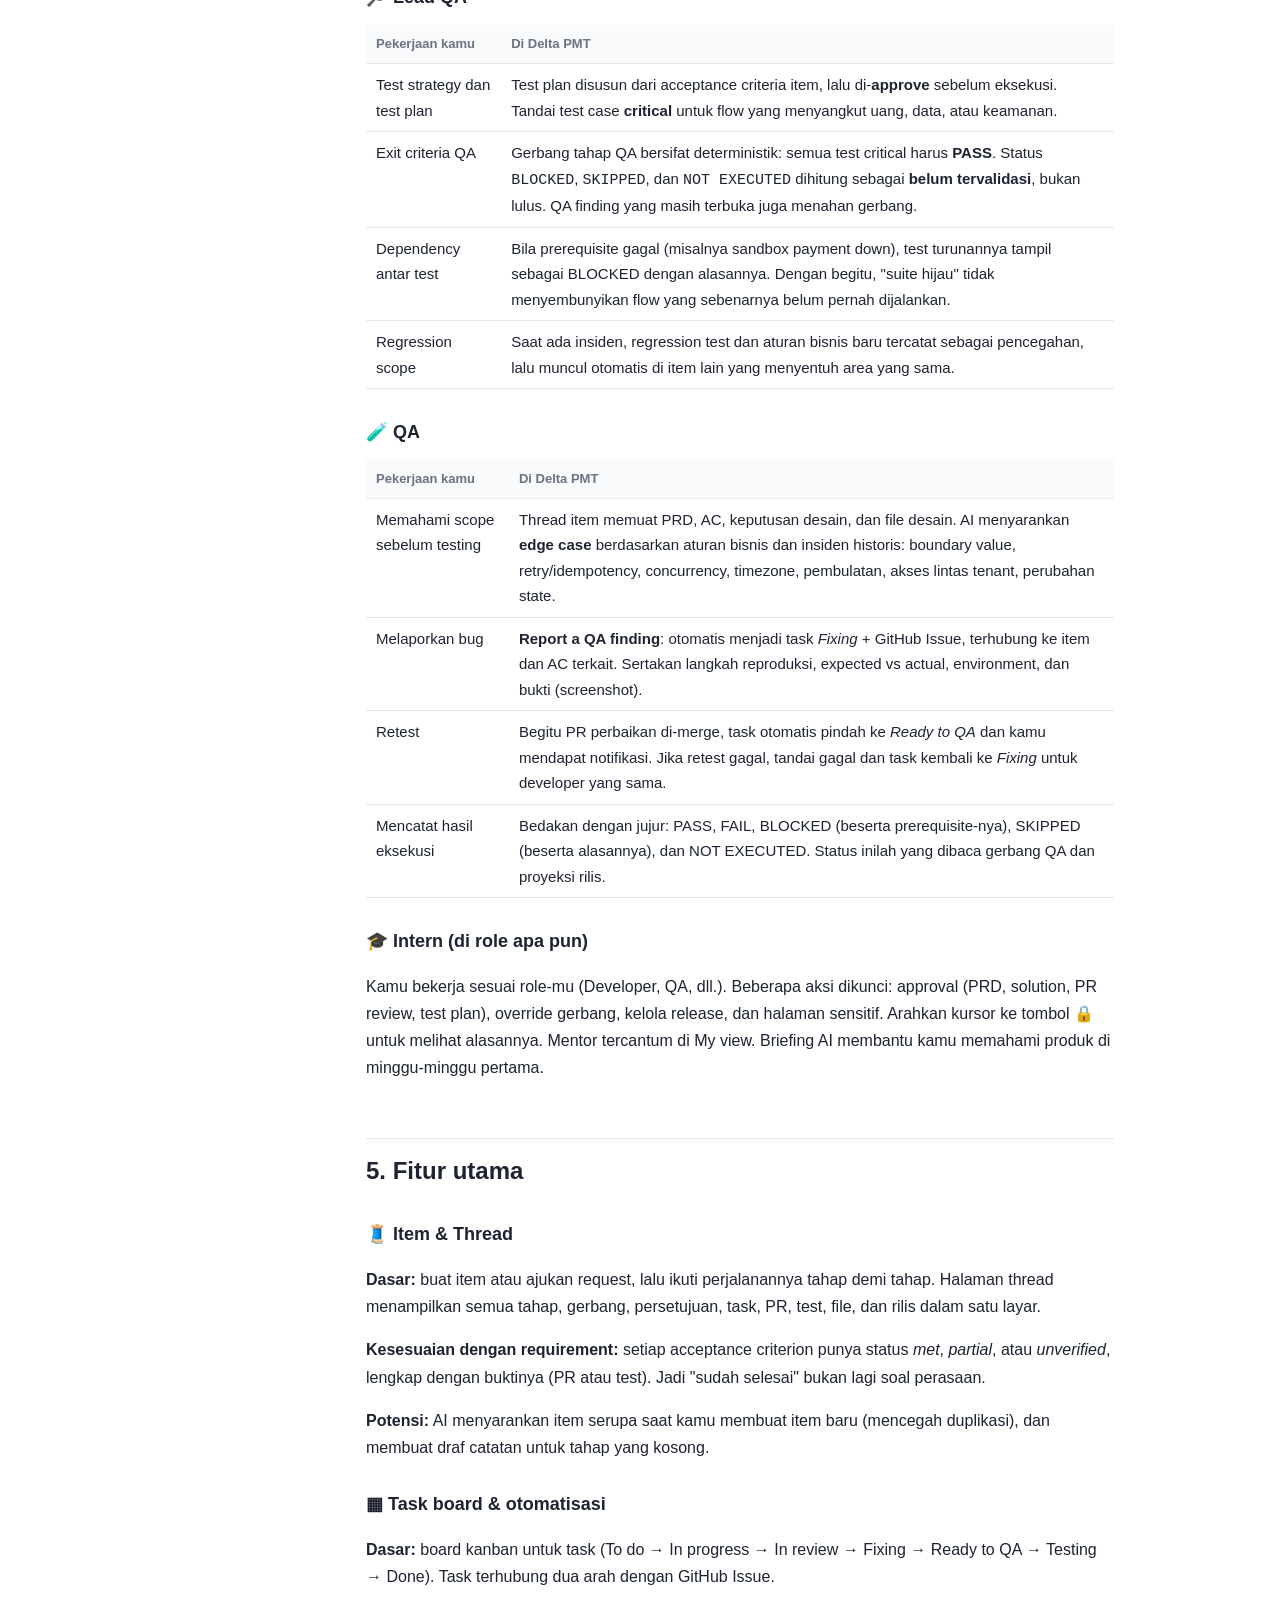
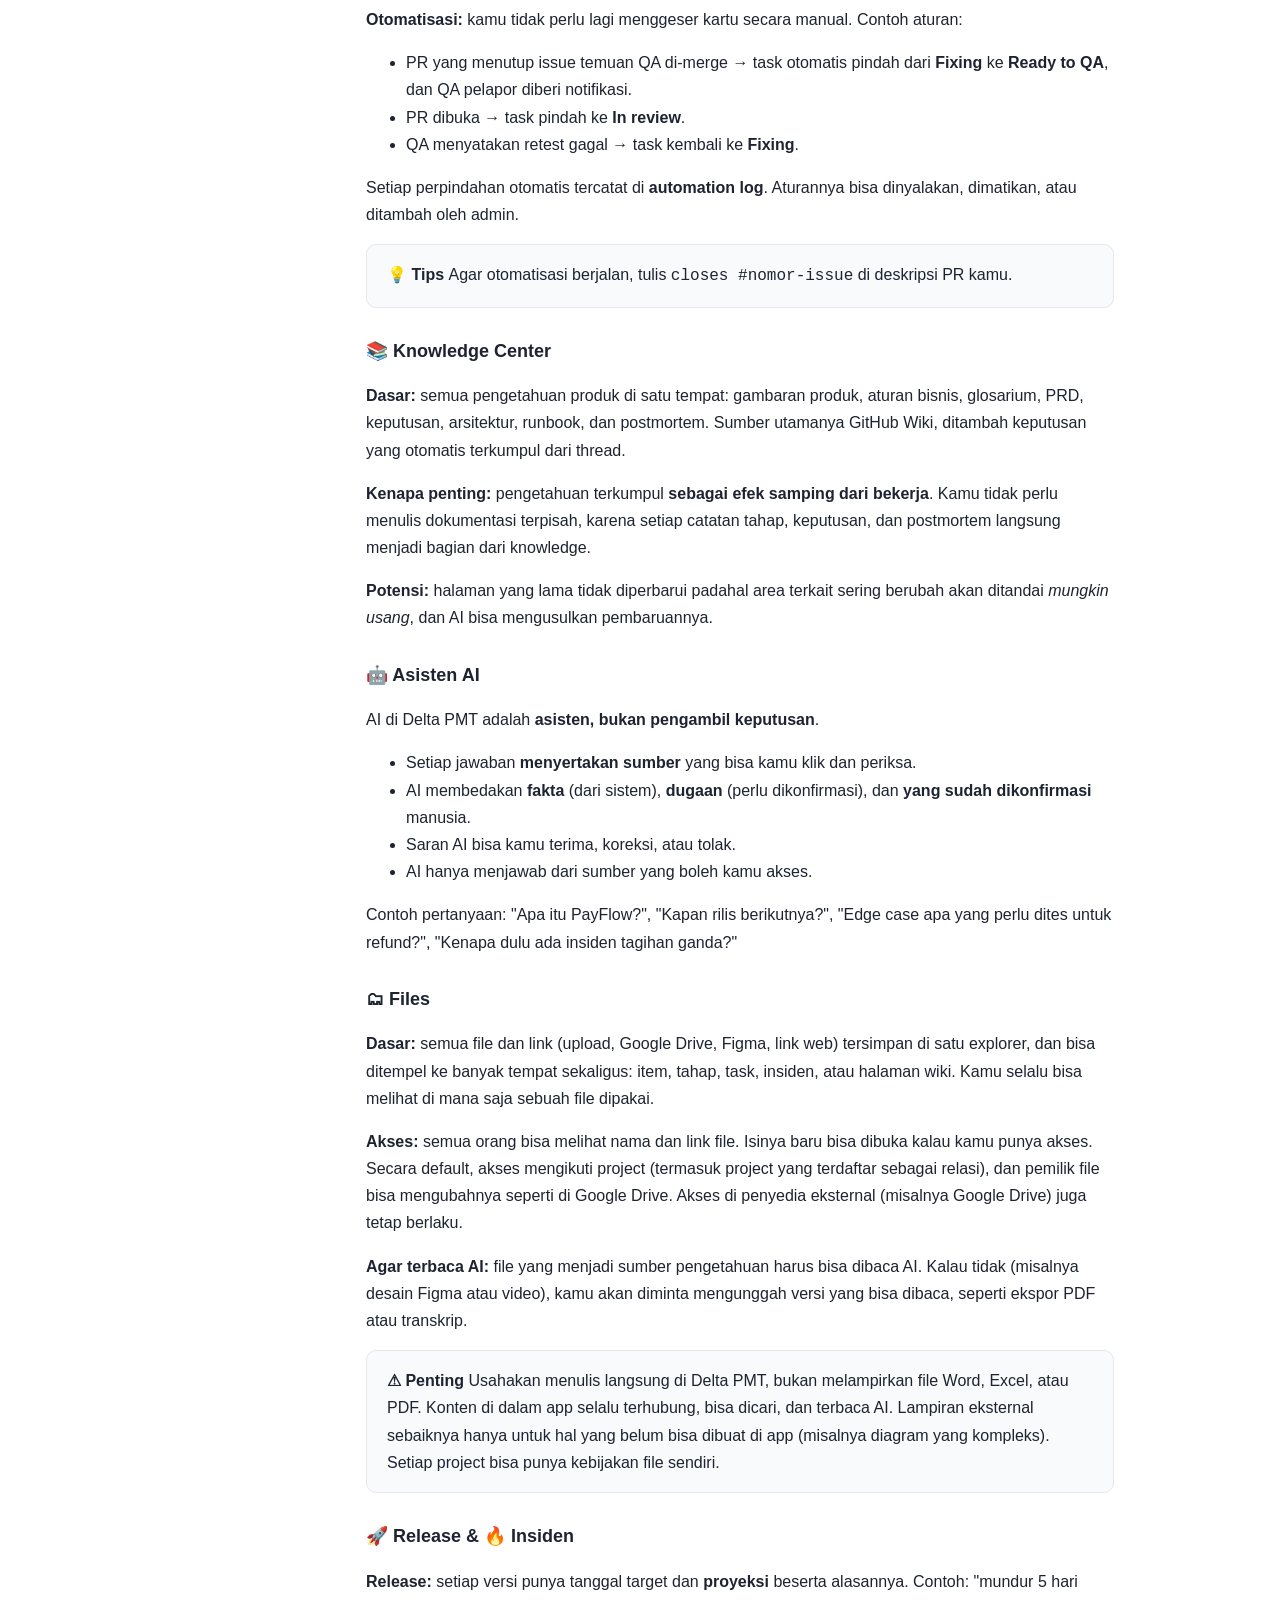
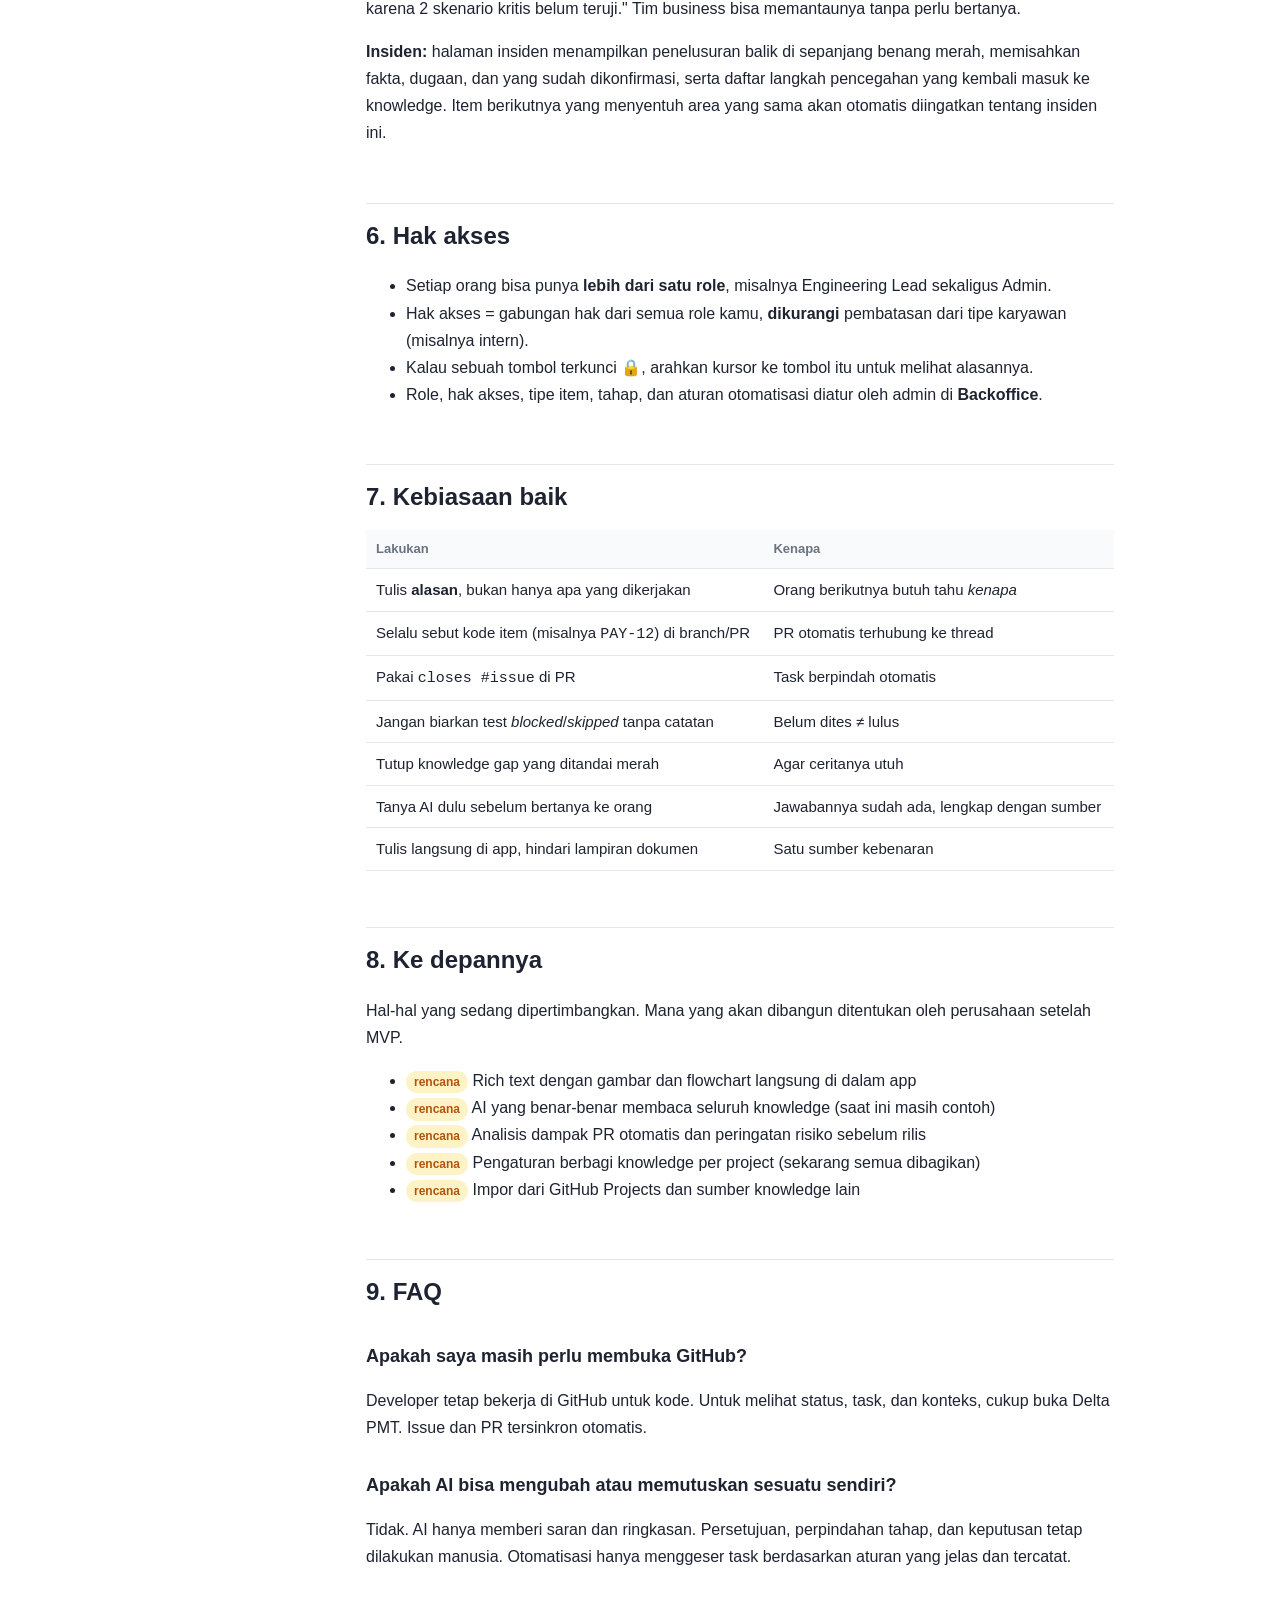
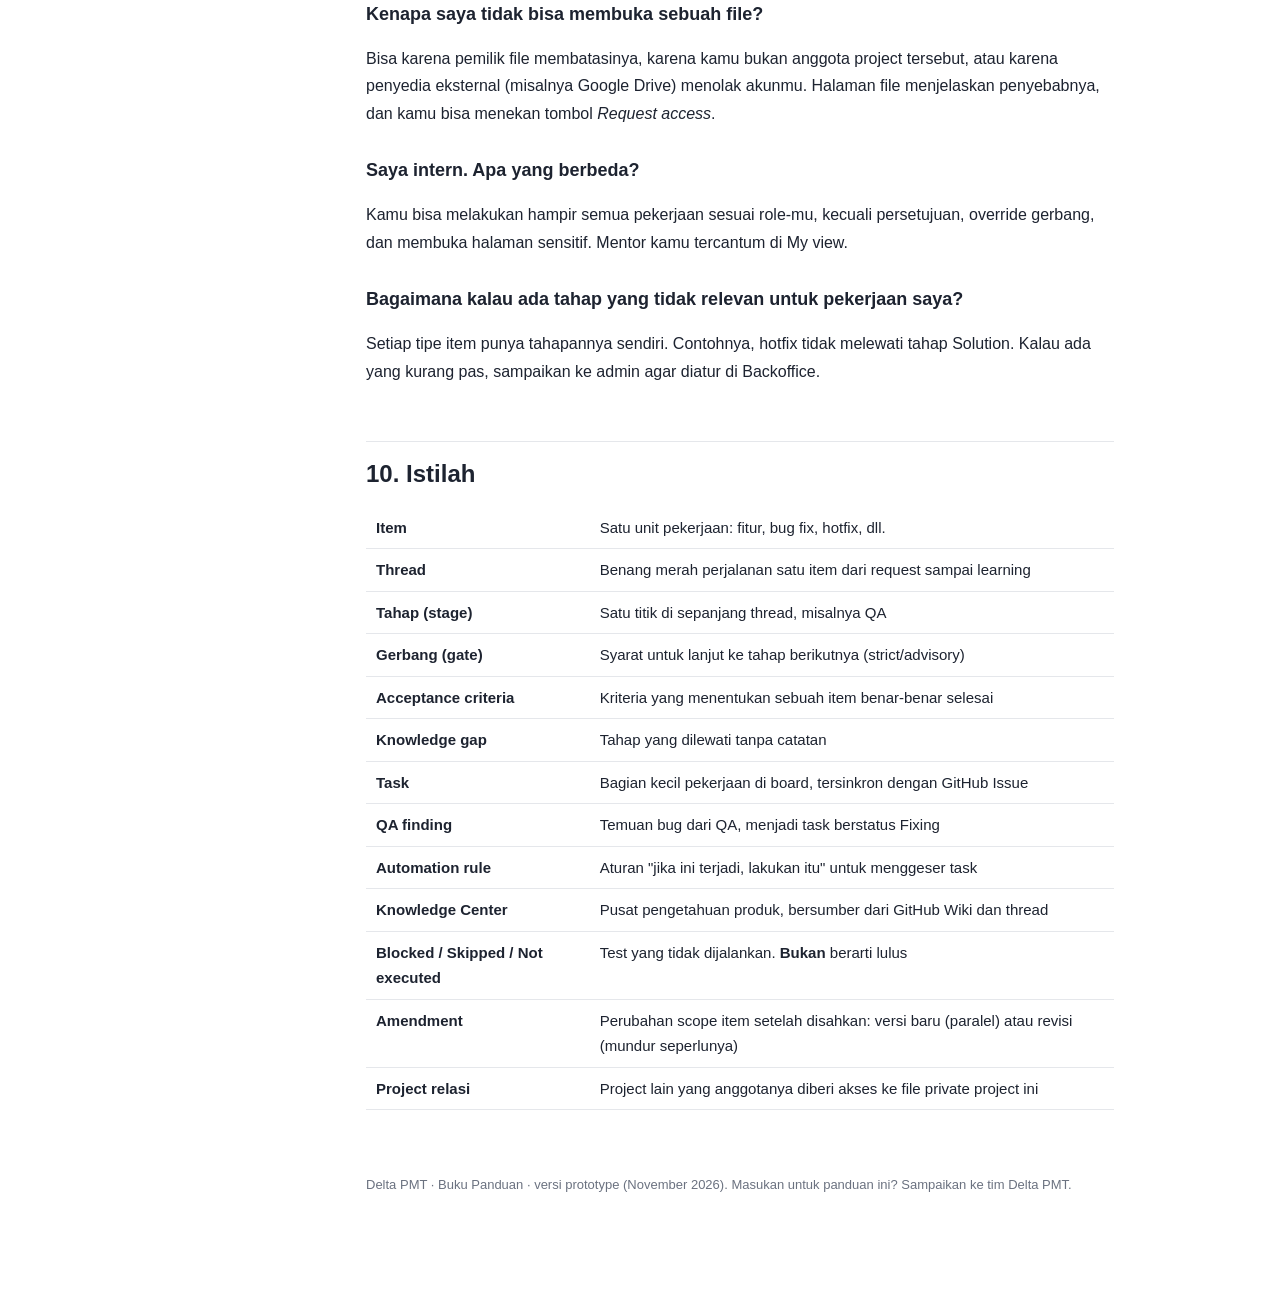
<file: guide.html>
<!DOCTYPE html>
<html lang="id">
<head>
  <meta charset="UTF-8" />
  <meta name="viewport" content="width=device-width, initial-scale=1.0" />
  <title>Delta PMT — Buku Panduan Pengguna</title>
  <style>
    :root { --red: #dc2626; --ink: #1d2330; --muted: #6b7280; --line: #e5e7eb; --soft: #f8fafc; --accent: #4f46e5; }
    * { box-sizing: border-box; }
    body { margin: 0; font: 16px/1.7 -apple-system, BlinkMacSystemFont, "Segoe UI", Roboto, sans-serif; color: var(--ink); background: #fff; }
    a { color: var(--accent); }
    .wrap { display: grid; grid-template-columns: 260px 1fr; max-width: 1180px; margin: 0 auto; }
    nav { position: sticky; top: 0; height: 100vh; overflow-y: auto; padding: 32px 20px; border-right: 1px solid var(--line); font-size: 14px; }
    nav b { display: block; margin-bottom: 12px; }
    nav a { display: block; color: var(--ink); text-decoration: none; padding: 4px 0; }
    nav a:hover { color: var(--accent); }
    nav .sub { padding-left: 12px; color: var(--muted); }
    main { padding: 40px 56px 120px; max-width: 860px; }
    h1 { font-size: 34px; line-height: 1.2; margin: 0 0 8px; }
    h2 { font-size: 24px; margin: 56px 0 12px; padding-top: 12px; border-top: 1px solid var(--line); }
    h3 { font-size: 18px; margin: 28px 0 8px; }
    .lead { font-size: 18px; color: var(--muted); }
    .box { background: var(--soft); border: 1px solid var(--line); border-radius: 10px; padding: 16px 20px; margin: 16px 0; }
    .box.red { background: #fef2f2; border-color: #fecaca; }
    .box.tip::before { content: "💡 Tips  "; font-weight: 700; }
    .box.warn::before { content: "⚠ Penting  "; font-weight: 700; }
    table { width: 100%; border-collapse: collapse; font-size: 15px; margin: 12px 0; }
    th, td { text-align: left; padding: 8px 10px; border-bottom: 1px solid var(--line); vertical-align: top; }
    th { background: var(--soft); font-size: 13px; color: var(--muted); }
    .tag { display: inline-block; font-size: 12px; font-weight: 600; padding: 1px 8px; border-radius: 999px; background: #eef0ff; color: var(--accent); }
    .tag.later { background: #fef3c7; color: #b45309; }
    /* The red thread */
    .thread { position: relative; margin: 28px 0 8px; padding: 0 0 0 36px; }
    .thread::before { content: ""; position: absolute; left: 13px; top: 6px; bottom: 6px; width: 4px; background: var(--red); border-radius: 2px; }
    .stop { position: relative; margin-bottom: 18px; }
    .stop::before { content: attr(data-n); position: absolute; left: -36px; top: 0; width: 30px; height: 30px; border-radius: 50%; background: #fff; border: 3px solid var(--red); font-size: 13px; font-weight: 700; display: flex; align-items: center; justify-content: center; }
    .stop b { font-size: 17px; }
    .stop .who { font-size: 13px; color: var(--muted); }
    .stop .out { font-size: 14px; }
    .hline { display: flex; align-items: center; gap: 0; overflow-x: auto; margin: 20px 0; padding-bottom: 8px; }
    .hline span { flex-shrink: 0; padding: 6px 10px; border: 2px solid var(--red); border-radius: 6px; font-size: 13px; font-weight: 600; background: #fff; }
    .hline i { flex-shrink: 0; width: 18px; height: 4px; background: var(--red); }
    .flow { margin: 20px 0; } .flow svg { width: 100%; height: auto; } .flow figcaption { font-size: 13px; color: var(--muted); }
    .grid2 { display: grid; grid-template-columns: 1fr 1fr; gap: 16px; }
    .card { border: 1px solid var(--line); border-radius: 10px; padding: 16px; }
    .card h4 { margin: 0 0 6px; font-size: 16px; }
    .card p { margin: 0; font-size: 14px; }
    .cta { display: inline-block; margin-top: 12px; padding: 10px 18px; background: var(--accent); color: #fff; border-radius: 8px; text-decoration: none; font-weight: 600; }
    footer { margin-top: 64px; color: var(--muted); font-size: 13px; }
    @media (max-width: 900px) { .wrap { grid-template-columns: 1fr; } nav { position: static; height: auto; border-right: 0; border-bottom: 1px solid var(--line); } main { padding: 24px; } .grid2 { grid-template-columns: 1fr; } }
  </style>
</head>
<body>
<div style="background:#111827;color:#fff;padding:8px 16px;font:13px system-ui;position:sticky;top:0;z-index:10"><a href="index.html#/tour" style="color:#c7d2fe">← Kembali ke prototype (tour)</a> · <a href="flow-demo.html" style="color:#c7d2fe">🎬 Demo alur</a> · <a href="lens-demo.html" style="color:#c7d2fe">🎬 Demo lens</a></div>
<div class="wrap">
  <nav>
    <b>◆ Delta PMT — Panduan</b>
    <a href="#kenapa">1. Kenapa Delta PMT?</a>
    <a href="#benang-merah">2. Konsep benang merah</a>
    <a href="#benang-merah-tahap" class="sub">Tahap-tahapnya</a>
    <a href="#benang-merah-gerbang" class="sub">Gerbang (gate)</a>
    <a href="#benang-merah-telusur" class="sub">Menelusur balik</a>
    <a href="#benang-merah-amandemen" class="sub">Amendment</a>
    <a href="#mulai">3. Mulai memakai</a>
    <a href="#role">4. Panduan per role</a>
    <a href="#fitur">5. Fitur utama</a>
    <a href="#fitur-item" class="sub">Item & Thread</a>
    <a href="#fitur-board" class="sub">Task board & otomatisasi</a>
    <a href="#fitur-knowledge" class="sub">Knowledge Center</a>
    <a href="#fitur-ai" class="sub">Asisten AI</a>
    <a href="#fitur-files" class="sub">Files</a>
    <a href="#fitur-release" class="sub">Release & insiden</a>
    <a href="#akses">6. Hak akses</a>
    <a href="#kebiasaan">7. Kebiasaan baik</a>
    <a href="#potensi">8. Ke depannya</a>
    <a href="#faq">9. FAQ</a>
    <a href="#istilah">10. Istilah</a>
    <p style="margin-top:24px"><a href="index.html">→ Buka prototype</a></p>
  </nav>

  <main>
    <h1>Buku Panduan Delta PMT</h1>
    <p class="lead">Satu aplikasi untuk semua project, semua divisi, dan semua pengetahuan tentang produk kita, dibantu AI.</p>
    <div class="box">Panduan ini untuk siapa pun yang akan memakai Delta PMT: Business, Project Manager, Engineering Lead, Lead Developer, Developer, Lead QA, QA, maupun divisi lain, baik karyawan tetap maupun intern. Cara kerja aplikasi dijelaskan tanpa istilah teknis. Bagian per role memakai istilah sehari-hari masing-masing role.</div>
    <div class="box warn">Delta PMT masih dalam tahap <b>prototype</b>. Data di dalamnya adalah contoh, dan jawaban AI masih berupa contoh statis. Fitur bertanda <span class="tag later">rencana</span> belum final.</div>

    <h2 id="kenapa">1. Kenapa Delta PMT?</h2>
    <p>Selama ini pekerjaan kita tersebar di banyak tempat: task di satu tool, dokumen di tool lain, diskusi di chat, keputusan di kepala orang. Akibatnya:</p>
    <ul>
      <li>Saat ada karyawan yang pindah atau keluar, pengetahuannya ikut pergi.</li>
      <li>PM baru butuh waktu lama untuk memahami konteks produk.</li>
      <li>QA kesulitan menentukan scope dan edge case karena kurang konteks.</li>
      <li>Developer sulit menjelaskan perubahan teknis ke tim business.</li>
      <li>Informasi terlewat dan salah paham terjadi di semua lini.</li>
    </ul>
    <p><b>Delta PMT menyatukan semuanya di satu tempat.</b> Setiap pekerjaan, keputusan, dokumen, dan hasil test tercatat dan saling terhubung. Hasilnya, siapa pun bisa menemukan jawaban dan memahami konteks tanpa harus bertanya ke orang yang mungkin sudah tidak ada.</p>
    <div class="box tip">Delta PMT menggantikan Jira, Monday.com, dan GitHub Projects untuk urusan perencanaan dan pemantauan. GitHub tetap dipakai developer untuk kode (Issues, PR, Actions, Wiki), dan semuanya terhubung otomatis ke Delta PMT.</div>

    <h2 id="benang-merah">2. Konsep benang merah</h2>
    <p>Ini konsep terpenting di Delta PMT. Bayangkan setiap pekerjaan sebagai <b>satu garis merah panjang</b> yang tidak terputus, dari saat ide atau kebutuhan pertama kali muncul sampai fiturnya dipakai pelanggan dan kita belajar darinya.</p>

    <div class="hline">
      <span style="opacity:.6">Request (intake)</span><i></i><span>Requirement</span><i></i><span>Solution</span><i></i><span>Breakdown</span><i></i><span>Development</span><i></i><span>Review</span><i></i><span>QA</span><i></i><span>Release</span><i></i><span>Production</span><i></i><span>Learning</span>
    </div>
    <p>Satu garis merah = <b>satu item</b>. Dalam satu project, banyak item berjalan bersamaan dengan garisnya masing-masing. Di tahap <b>Release</b>, beberapa garis <b>bertemu dalam satu rilis</b> (misalnya v3.8.0), lalu berpisah lagi karena setiap item dipantau dan dipelajari sendiri-sendiri.</p>
    <figure class="flow">
      <svg viewBox="0 0 860 300" role="img" aria-label="Tiga item berjalan masing-masing, bertemu di satu rilis, lalu berpisah lagi">
        <defs><marker id="ar" viewBox="0 0 10 10" refX="9" refY="5" markerWidth="6" markerHeight="6" orient="auto"><path d="M0,0 L10,5 L0,10 z" fill="#dc2626"/></marker></defs>
        <g font-size="12" fill="#6b7280" text-anchor="middle">
          <text x="70" y="20">Request → Requirement</text><text x="250" y="20">Solution → Dev → Review</text><text x="420" y="20">QA</text>
          <text x="560" y="20" font-weight="700" fill="#1d2330">Release</text><text x="720" y="20">Production · Launch</text><text x="820" y="20">Learning</text>
        </g>
        <g stroke="#dc2626" stroke-width="4" fill="none" stroke-linecap="round">
          <path d="M20,70 H460 C500,70 500,150 530,150"/><path d="M20,150 H530"/><path d="M20,230 H460 C500,230 500,150 530,150"/>
          <path d="M600,150 C630,150 630,70 660,70 H800" marker-end="url(#ar)"/><path d="M600,150 H800" marker-end="url(#ar)"/><path d="M600,150 C630,150 630,230 660,230 H800" marker-end="url(#ar)"/>
        </g>
        <g font-size="13" font-weight="600" fill="#1d2330"><text x="24" y="60">PAY-12 · Partial refund (feature)</text><text x="24" y="140">PAY-20 · PDF lebih cepat (enhancement)</text><text x="24" y="220">PAY-25 · Fix pembulatan (bug fix)</text></g>
        <g fill="#fff" stroke="#dc2626" stroke-width="3"><circle cx="420" cy="70" r="7"/><circle cx="420" cy="150" r="7"/><circle cx="420" cy="230" r="7"/></g>
        <rect x="525" y="110" width="80" height="80" rx="10" fill="#fef2f2" stroke="#dc2626" stroke-width="3"/>
        <text x="565" y="145" font-size="13" font-weight="700" text-anchor="middle" fill="#991b1b">v3.8.0</text><text x="565" y="163" font-size="11" text-anchor="middle" fill="#991b1b">3 item</text>
        <g font-size="11" fill="#1d2330"><text x="664" y="62">🚩 flag OFF → launch 20 Nov</text><text x="664" y="142">live saat rilis</text><text x="664" y="222">live saat rilis</text></g>
      </svg>
      <figcaption>Setiap item punya garisnya sendiri. Beberapa garis bertemu di satu rilis, lalu berpisah lagi. Fitur di balik feature flag bisa <i>dirilis</i> (kodenya ikut v3.8.0) tapi baru <i>diluncurkan</i> ke pengguna di tanggal lain.</figcaption>
    </figure>

    <p>Pekerjaan itu kita sebut <b>Item</b>, dan garis perjalanannya kita sebut <b>Thread</b>. Tipe item antara lain:</p>
    <table>
      <tr><th>Tipe</th><th>Contoh</th><th>Catatan</th></tr>
      <tr><td>Feature</td><td>"Pelanggan bisa partial refund"</td><td>Melewati semua tahap</td></tr>
      <tr><td>Enhancement</td><td>"PDF invoice lebih cepat"</td><td>Melewati semua tahap</td></tr>
      <tr><td>Bug fix</td><td>"Checkout error saat kupon kedaluwarsa"</td><td>Tanpa tahap Solution & Breakdown</td></tr>
      <tr><td>Hotfix</td><td>"Tagihan ganda, perbaiki sekarang"</td><td>Jalur cepat, langsung ke Development</td></tr>
      <tr><td>Tech debt</td><td>"Pindahkan render PDF ke antrean"</td><td>Fokus teknis</td></tr>
      <tr><td>Research</td><td>"Evaluasi payment provider kedua"</td><td>Berakhir di Learning, tanpa rilis</td></tr>
    </table>
    <p class="small">Daftar tipe dan tahapnya bisa diatur oleh admin di Backoffice.</p>

    <h3 id="benang-merah-tahap">Tahap-tahapnya</h3>
    <div class="thread">
      <div class="stop" data-n="0"><b>Request (intake, sebelum thread)</b> <span class="who">· Business / PM / Dev / QA</span><div class="out">Diajukan lewat form (📥 Requests), lalu ditriage PM. Satu request bisa butuh beberapa item, dan beberapa request bisa diselesaikan satu item. Thread item dimulai dari Requirement.</div></div>
      <div class="stop" data-n="1"><b>Requirement / PRD</b> <span class="who">· PM, di-review Business</span><div class="out">PRD ditulis langsung di Delta PMT (tabel, Figma, komentar), di-review, lalu dipublish sebagai versi. Berisi <i>acceptance criteria</i> (kriteria "selesai") yang jelas.</div></div>
      <div class="stop" data-n="2"><b>Solution design</b> <span class="who">· Lead Developer</span><div class="out">Kartu keputusan: pendekatan teknis, perubahan data/API, keputusan beserta <b>alasannya</b>, dan risiko. Diskusinya terjadi di meeting/Slack; notulennya diarsipkan lalu di-<i>crosscheck</i> AI terhadap PRD.</div></div>
      <div class="stop" data-n="3"><b>Breakdown</b> <span class="who">· Lead Developer</span><div class="out">Pekerjaan dipecah menjadi task (otomatis menjadi GitHub Issue).</div></div>
      <div class="stop" data-n="4"><b>Development</b> <span class="who">· Developer</span><div class="out">Kode ditulis; Pull Request (PR) otomatis terhubung ke item.</div></div>
      <div class="stop" data-n="5"><b>Review</b> <span class="who">· Lead Developer</span><div class="out">PR direview, dan dicek: apakah sesuai dengan acceptance criteria?</div></div>
      <div class="stop" data-n="6"><b>QA</b> <span class="who">· Lead QA / QA</span><div class="out">Pengujian. Test yang <i>blocked</i>, <i>skipped</i>, atau belum dijalankan <b>tidak pernah dianggap lulus</b>.</div></div>
      <div class="stop" data-n="7"><b>Release</b> <span class="who">· Engineering Lead</span><div class="out">Kode masuk ke <b>satu rilis bersama item lain</b> (misalnya v3.8.0) lewat PR dari <i>release base branch</i> ke <i>target branch</i> (default: branch production project). Kalau ada item di rilis itu yang di-rewind, PR rilis ditahan otomatis.</div></div>
      <div class="stop" data-n="8"><b>Production · Launch</b> <span class="who">· Engineering Lead / PM</span><div class="out">Dipantau setelah rilis. Fitur di balik <b>feature flag</b> (GrowthBook) bisa sudah dirilis tapi baru <b>diluncurkan</b> (flag dibuka) di rilis atau tanggal lain. Kedua tanggal itu tercatat terpisah.</div></div>
      <div class="stop" data-n="9"><b>Learning</b> <span class="who">· PM</span><div class="out">Pelajaran dicatat dan pengetahuan diperbarui untuk pekerjaan berikutnya.</div></div>
    </div>
    <p>Setiap tahap <b>meninggalkan jejak</b>: siapa yang mengerjakan, kapan, ringkasannya, file atau link terkait, persetujuan, dan keputusan yang diambil. Jejak inilah yang menjadi pengetahuan bersama.</p>
    <div class="box red"><b>Knowledge gap.</b> Kalau sebuah tahap sudah dilewati tapi tidak ada catatannya, Delta PMT menandainya dengan warna merah sebagai <i>knowledge gap</i>. Artinya, ada bagian cerita yang hilang. AI bisa membantu membuat draf catatannya untuk kamu periksa.</div>

    <h3 id="benang-merah-gerbang">Gerbang (gate)</h3>
    <p>Di antara tahap ada <b>gerbang</b>, yaitu syarat yang harus dipenuhi sebelum lanjut. Contohnya: PRD harus disetujui, atau semua test kritis harus lulus. Saat membuat item, kamu memilih mode gerbangnya:</p>
    <table>
      <tr><th>Mode</th><th>Artinya</th><th>Cocok untuk</th></tr>
      <tr><td><b>Strict</b></td><td>Item tidak bisa lanjut sebelum syarat terpenuhi. Hanya role tertentu yang bisa melewatinya (<i>override</i>), dan itu tercatat.</td><td>Feature, hal yang menyangkut uang atau data sensitif</td></tr>
      <tr><td><b>Advisory</b></td><td>Hanya peringatan. Kamu tetap bisa lanjut, tapi tercatat bahwa syarat belum terpenuhi.</td><td>Hotfix, riset, tech debt</td></tr>
    </table>

    <h3 id="benang-merah-telusur">Menelusur balik (backtracking)</h3>
    <p>Karena semua tahap terhubung, kamu bisa menelusuri garis merah <b>ke dua arah</b>:</p>
    <ul>
      <li><b>Mundur dari masalah:</b> ada insiden di production → rilis mana → item apa → PR mana → apakah test-nya benar-benar dijalankan → requirement dan keputusan apa yang mendasarinya.</li>
      <li><b>Maju dari requirement:</b> requirement ini sudah diimplementasikan di PR mana, dites oleh apa, dan sudah rilis di versi berapa.</li>
    </ul>
    <div class="box">
      <b>Contoh nyata (ilustrasi):</b> sebuah bug di checkout (Bug A) membuat flow pembayaran tidak bisa dites selama 2 minggu. Test pembayaran berstatus <i>blocked</i>, tapi tidak ada yang sadar. Setelah Bug A diperbaiki, muncul Bug B yang selama ini tersembunyi dan menyebabkan tagihan ganda.<br><br>
      Dengan benang merah, kita bisa melihat persis titik putusnya: <b>tahap QA lolos padahal test pembayaran tidak pernah dijalankan</b>. Pelajarannya langsung masuk ke aturan bisnis dan gerbang QA, sehingga lain kali sistem akan menghentikannya.
    </div>

    <h3 id="benang-merah-amandemen">Saat scope berubah: amendment</h3>
    <p>Kadang PRD berubah setelah item disahkan, misalnya ada fitur tambahan. Di Delta PMT perubahan seperti ini disebut <b>amendment</b>, dan riwayat serta perbedaannya selalu tercatat. Ada dua cara menjalankannya, dipilih oleh PM dan Lead Dev:</p>
    <table>
      <tr><th></th><th>Versi baru (paralel)</th><th>Revisi (mundur seperlunya)</th></tr>
      <tr><td><b>Kapan</b></td><td>Scope lama sudah siap dan harus rilis dulu, atau item sudah rilis</td><td>Perubahan kecil dan masih sejalan, belum rilis</td></tr>
      <tr><td><b>Yang terjadi</b></td><td>Versi 1 jalan terus sampai rilis; versi 2 mulai lagi dari Requirement</td><td>Item mundur ke Requirement, lalu maju lagi hanya untuk bagian yang berubah. Branch sama, satu rilis</td></tr>
      <tr><td><b>Cara melihat</b></td><td>Pilih versi di atas thread; tombol <b>Compare</b> menunjukkan perbedaan antar versi</td><td>Tidak perlu memilih apa pun. Pekerjaan lama tetap tampil (ditandai <i>rev 1</i>). Nyalakan <b>"Only changes"</b> untuk melihat persis di mana saja perubahannya</td></tr>
    </table>
    <p>Sebelum dikonfirmasi, sistem menampilkan dampaknya: tahap yang diulang, persetujuan yang harus diberikan ulang, task dan test baru, serta efeknya ke jadwal rilis.</p>

    <h2 id="mulai">3. Mulai memakai</h2>
    <ol>
      <li><b>Masuk</b> dan buka <b>My home</b>. Kamu akan melihat semua project tempat kamu menjadi anggota.</li>
      <li><b>Pilih project</b> di sidebar, lalu buka <b>My view</b>. Isinya disesuaikan dengan role kamu.</li>
      <li>Kalau kamu <b>baru bergabung</b>, di My view akan ada kartu <b>briefing</b> dari AI berisi daftar bacaan wajib tentang produk tersebut. Mulai dari situ.</li>
      <li>Punya pertanyaan? Ketik di kotak <b>Ask AI</b>. Jawabannya selalu menyertakan sumber.</li>
    </ol>
    <a class="cta" href="index.html">Coba prototype →</a>
    <div class="box tip">Di prototype, kamu bisa berganti peran lewat menu <b>"View as"</b> di kanan atas, untuk melihat tampilan dari sudut pandang role lain.</div>

    <h2 id="role">4. Panduan per role</h2>
    <p>Semua role bekerja di atas thread dan knowledge yang <b>sama</b>. Yang berbeda adalah tampilan <b>My view</b>, aksi yang tersedia, dan bantuan AI-nya. Bagian ini ditulis dengan istilah sehari-hari masing-masing role.</p>

    <h3>💼 Business (sales, CS, finance, operasional)</h3>
    <table>
      <tr><th>Pekerjaan kamu</th><th>Di Delta PMT</th></tr>
      <tr><td>Meneruskan kebutuhan pelanggan atau pain point dari tiket support</td><td><b>Submit request</b>: tulis problem statement, siapa yang terdampak, dan dampaknya (misalnya "≈12 tiket/bulan", "risiko churn akun enterprise"). Lampirkan bukti seperti rekap tiket atau data revenue. AI akan menunjukkan request serupa yang sudah ada.</td></tr>
      <tr><td>Sign-off scope</td><td><b>Approve PRD</b> di tahap Requirement. Periksa acceptance criteria dari sisi bisnis: aturan harga, pembulatan, SLA, kebijakan refund. Item dengan gerbang strict tidak bisa lanjut tanpa persetujuanmu.</td></tr>
      <tr><td>Menjawab pertanyaan klien "kapan rilis?"</td><td><b>Release projection</b>: tanggal target vs proyeksi, tingkat keyakinan, dan alasan dalam bahasa bisnis. Tidak perlu lagi bertanya ke PM atau dev.</td></tr>
      <tr><td>Memahami cara kerja fitur untuk demo atau komplain</td><td><b>Ask AI</b>: "Bagaimana aturan partial refund?" Jawabannya menyertakan sumber dari aturan bisnis dan PRD.</td></tr>
    </table>

    <h3>📋 Project Manager / Product</h3>
    <table>
      <tr><th>Pekerjaan kamu</th><th>Di Delta PMT</th></tr>
      <tr><td>Membuat project baru</td><td><b>+ New project</b>: kamu otomatis menjadi project lead. Di <b>Project settings</b> kamu mengatur anggota, project relasi, production branch, kebijakan file, dan <b>format kode item</b>, misalnya <code>{KEY}-{TYPE}-{SEQ:3}</code> → <code>SHP-BUG-007</code>, atau memakai field kustom seperti modul. Preview langsung muncul saat diedit, dan format baru hanya berlaku untuk item baru.</td></tr>
      <tr><td>Intake dan triage request, menentukan prioritas</td><td><b>Pipeline</b> per tahap. Request yang masuk tampil di inbox <b>📥 Requests</b>; link ke item yang ada atau buat item baru. Tentukan tipe item (feature/enhancement/bug fix…) dan mode gerbangnya.</td></tr>
      <tr><td>Menulis PRD dan acceptance criteria</td><td>PRD ditulis sebagai halaman wiki dan ditautkan ke tahap Requirement. Tulis AC yang <b>bisa diverifikasi</b>, karena setiap AC nantinya dilacak statusnya (met / partial / unverified) dengan bukti PR dan test. AI menandai AC yang kurang, misalnya edge case pembatalan, proration, atau rollback.</td></tr>
      <tr><td>Mengelola stakeholder approval</td><td>Approval tercatat per orang dan per tanggal. Yang belum approve tampil sebagai "waiting".</td></tr>
      <tr><td>Scope dan release planning</td><td>Item ditautkan ke release. Proyeksi rilis otomatis mundur bila ada item yang terhambat gerbang, beserta alasannya.</td></tr>
      <tr><td>Onboarding PM baru atau handover produk</td><td>PM baru mendapat <b>briefing AI</b> dan urutan bacaan: product overview, aturan bisnis, glosarium, postmortem. Knowledge gap dan halaman usang terlihat di My view, sehingga kamu tahu dokumentasi mana yang perlu diperbarui.</td></tr>
      <tr><td>Retro dan learning</td><td>Tahap <b>Learning</b> menutup thread. Pelajaran dan postmortem masuk ke Knowledge Center dan muncul kembali di item serupa.</td></tr>
    </table>

    <h3>🧭 Engineering Lead</h3>
    <table>
      <tr><th>Pekerjaan kamu</th><th>Di Delta PMT</th></tr>
      <tr><td>Memantau flow dan bottleneck delivery</td><td><b>Stage aging</b>: berapa hari item tidak bergerak di tahapnya, dan item yang terhambat strict gate beserta alasannya.</td></tr>
      <tr><td>Governance kualitas</td><td>Riwayat <b>gate override</b>: siapa yang melewati gerbang, di tahap mana, dan kapan. Mendefinisikan gerbang per tahap dan tipe item (di Backoffice).</td></tr>
      <tr><td>Release sign-off dan risiko</td><td>Release risk: slip target vs proyeksi, item dengan test kritis yang belum PASS, insiden terbuka.</td></tr>
      <tr><td>Incident management dan postmortem</td><td>Halaman insiden menelusuri balik release → item → tahap → PR → test → aturan bisnis. Fakta, hipotesis, dan root cause terkonfirmasi dipisah. Action item pencegahan menjadi item baru (tech debt/hotfix) yang terlacak.</td></tr>
      <tr><td>Mengatur tim, role, dan proses</td><td>Backoffice: role & permission, tipe item & tahapan, automation rules, kebijakan file per project.</td></tr>
    </table>

    <h3>🛠 Lead Developer / Tech Lead</h3>
    <table>
      <tr><th>Pekerjaan kamu</th><th>Di Delta PMT</th></tr>
      <tr><td>Solution design / tech spec</td><td>Tahap <b>Solution</b>: catat pendekatan, trade-off, dan <b>keputusan beserta alasannya</b> (format mirip ADR). Keputusan otomatis masuk ke Knowledge Center → "Decisions from threads". Approve solution sebelum breakdown (strict gate).</td></tr>
      <tr><td>Breakdown dan estimasi</td><td>Tahap <b>Breakdown</b>: pecah item menjadi task. Task tersinkron dua arah ke GitHub Issues di repo yang tepat (satu item bisa lintas repo: api, web, e2e). Gerbangnya: setiap AC punya task.</td></tr>
      <tr><td>Code review</td><td>Tahap <b>Review</b>: daftar PR terbuka per item, dengan <b>requirement conformance</b>, yaitu AC mana yang sudah punya bukti di PR atau test. AI menunjukkan modul bersama yang tersentuh (misalnya ledger writer dipakai oleh refund dan payment) serta insiden lama di area yang sama.</td></tr>
      <tr><td>Menjaga dokumentasi arsitektur</td><td>Halaman arsitektur di GitHub Wiki ditandai <i>possibly outdated</i> bila lama tidak diperbarui. Tahap Solution yang terlewat tanpa catatan ditandai knowledge gap.</td></tr>
    </table>

    <h3>💻 Developer</h3>
    <table>
      <tr><th>Pekerjaan kamu</th><th>Di Delta PMT</th></tr>
      <tr><td>Mengambil task dan memahami konteksnya</td><td><b>My tasks</b> + <b>context pack</b> per item: kenapa item ini ada (request asli), aturan bisnis yang wajib dipatuhi (misalnya idempotency, pembulatan rupiah, isolasi tenant), keputusan desain, dan insiden lama di area yang sama.</td></tr>
      <tr><td>Branch, commit, PR</td><td>Sebut kode item di nama branch atau judul PR (misalnya <code>feat/PAY-12-partial-refund</code>) dan <code>closes #412</code> di deskripsi. PR otomatis menempel ke thread, dan status task otomatis berpindah: PR dibuka → <i>In review</i>, PR dev di-merge → <i>Done</i>, PR yang memperbaiki QA finding di-merge → <i>Ready to QA</i>.</td></tr>
      <tr><td>Memperbaiki temuan QA</td><td>QA finding masuk sebagai task berstatus <i>Fixing</i> dan di-assign ke kamu. Tidak perlu menggeser kartu manual setelah merge.</td></tr>
      <tr><td>Menjelaskan perubahan ke business</td><td>"Explain my change for Business": AI merangkum PR dalam bahasa non-teknis (apa yang berubah bagi pengguna, risiko, yang belum termasuk).</td></tr>
      <tr><td>Mendokumentasikan keputusan teknis kecil</td><td>Tulis di catatan tahap Development, cukup satu-dua kalimat <i>kenapa</i>. Itu sudah menjadi knowledge bagi developer berikutnya.</td></tr>
    </table>

    <h3>🔎 Lead QA</h3>
    <table>
      <tr><th>Pekerjaan kamu</th><th>Di Delta PMT</th></tr>
      <tr><td>Test strategy dan test plan</td><td>Test plan disusun dari acceptance criteria item, lalu di-<b>approve</b> sebelum eksekusi. Tandai test case <b>critical</b> untuk flow yang menyangkut uang, data, atau keamanan.</td></tr>
      <tr><td>Exit criteria QA</td><td>Gerbang tahap QA bersifat deterministik: semua test critical harus <b>PASS</b>. Status <code>BLOCKED</code>, <code>SKIPPED</code>, dan <code>NOT EXECUTED</code> dihitung sebagai <b>belum tervalidasi</b>, bukan lulus. QA finding yang masih terbuka juga menahan gerbang.</td></tr>
      <tr><td>Dependency antar test</td><td>Bila prerequisite gagal (misalnya sandbox payment down), test turunannya tampil sebagai BLOCKED dengan alasannya. Dengan begitu, "suite hijau" tidak menyembunyikan flow yang sebenarnya belum pernah dijalankan.</td></tr>
      <tr><td>Regression scope</td><td>Saat ada insiden, regression test dan aturan bisnis baru tercatat sebagai pencegahan, lalu muncul otomatis di item lain yang menyentuh area yang sama.</td></tr>
    </table>

    <h3>🧪 QA</h3>
    <table>
      <tr><th>Pekerjaan kamu</th><th>Di Delta PMT</th></tr>
      <tr><td>Memahami scope sebelum testing</td><td>Thread item memuat PRD, AC, keputusan desain, dan file desain. AI menyarankan <b>edge case</b> berdasarkan aturan bisnis dan insiden historis: boundary value, retry/idempotency, concurrency, timezone, pembulatan, akses lintas tenant, perubahan state.</td></tr>
      <tr><td>Melaporkan bug</td><td><b>Report a QA finding</b>: otomatis menjadi task <i>Fixing</i> + GitHub Issue, terhubung ke item dan AC terkait. Sertakan langkah reproduksi, expected vs actual, environment, dan bukti (screenshot).</td></tr>
      <tr><td>Retest</td><td>Begitu PR perbaikan di-merge, task otomatis pindah ke <i>Ready to QA</i> dan kamu mendapat notifikasi. Jika retest gagal, tandai gagal dan task kembali ke <i>Fixing</i> untuk developer yang sama.</td></tr>
      <tr><td>Mencatat hasil eksekusi</td><td>Bedakan dengan jujur: PASS, FAIL, BLOCKED (beserta prerequisite-nya), SKIPPED (beserta alasannya), dan NOT EXECUTED. Status inilah yang dibaca gerbang QA dan proyeksi rilis.</td></tr>
    </table>

    <h3>🎓 Intern (di role apa pun)</h3>
    <p>Kamu bekerja sesuai role-mu (Developer, QA, dll.). Beberapa aksi dikunci: approval (PRD, solution, PR review, test plan), override gerbang, kelola release, dan halaman sensitif. Arahkan kursor ke tombol 🔒 untuk melihat alasannya. Mentor tercantum di My view. Briefing AI membantu kamu memahami produk di minggu-minggu pertama.</p>

    <h2 id="fitur">5. Fitur utama</h2>

    <h3 id="fitur-item">🧵 Item & Thread</h3>
    <p><b>Dasar:</b> buat item atau ajukan request, lalu ikuti perjalanannya tahap demi tahap. Halaman thread menampilkan semua tahap, gerbang, persetujuan, task, PR, test, file, dan rilis dalam satu layar.</p>
    <p><b>Kesesuaian dengan requirement:</b> setiap acceptance criterion punya status <i>met</i>, <i>partial</i>, atau <i>unverified</i>, lengkap dengan buktinya (PR atau test). Jadi "sudah selesai" bukan lagi soal perasaan.</p>
    <p><b>Potensi:</b> AI menyarankan item serupa saat kamu membuat item baru (mencegah duplikasi), dan membuat draf catatan untuk tahap yang kosong.</p>

    <h3 id="fitur-board">▦ Task board & otomatisasi</h3>
    <p><b>Dasar:</b> board kanban untuk task (To do → In progress → In review → Fixing → Ready to QA → Testing → Done). Task terhubung dua arah dengan GitHub Issue.</p>
    <p><b>Otomatisasi:</b> kamu tidak perlu lagi menggeser kartu secara manual. Contoh aturan:</p>
    <ul>
      <li>PR yang menutup issue temuan QA di-merge → task otomatis pindah dari <b>Fixing</b> ke <b>Ready to QA</b>, dan QA pelapor diberi notifikasi.</li>
      <li>PR dibuka → task pindah ke <b>In review</b>.</li>
      <li>QA menyatakan retest gagal → task kembali ke <b>Fixing</b>.</li>
    </ul>
    <p>Setiap perpindahan otomatis tercatat di <b>automation log</b>. Aturannya bisa dinyalakan, dimatikan, atau ditambah oleh admin.</p>
    <div class="box tip">Agar otomatisasi berjalan, tulis <code>closes #nomor-issue</code> di deskripsi PR kamu.</div>

    <h3 id="fitur-knowledge">📚 Knowledge Center</h3>
    <p><b>Dasar:</b> semua pengetahuan produk di satu tempat: gambaran produk, aturan bisnis, glosarium, PRD, keputusan, arsitektur, runbook, dan postmortem. Sumber utamanya GitHub Wiki, ditambah keputusan yang otomatis terkumpul dari thread.</p>
    <p><b>Kenapa penting:</b> pengetahuan terkumpul <b>sebagai efek samping dari bekerja</b>. Kamu tidak perlu menulis dokumentasi terpisah, karena setiap catatan tahap, keputusan, dan postmortem langsung menjadi bagian dari knowledge.</p>
    <p><b>Potensi:</b> halaman yang lama tidak diperbarui padahal area terkait sering berubah akan ditandai <i>mungkin usang</i>, dan AI bisa mengusulkan pembaruannya.</p>

    <h3 id="fitur-ai">🤖 Asisten AI</h3>
    <p>AI di Delta PMT adalah <b>asisten, bukan pengambil keputusan</b>.</p>
    <ul>
      <li>Setiap jawaban <b>menyertakan sumber</b> yang bisa kamu klik dan periksa.</li>
      <li>AI membedakan <b>fakta</b> (dari sistem), <b>dugaan</b> (perlu dikonfirmasi), dan <b>yang sudah dikonfirmasi</b> manusia.</li>
      <li>Saran AI bisa kamu terima, koreksi, atau tolak.</li>
      <li>AI hanya menjawab dari sumber yang boleh kamu akses.</li>
    </ul>
    <p>Contoh pertanyaan: "Apa itu PayFlow?", "Kapan rilis berikutnya?", "Edge case apa yang perlu dites untuk refund?", "Kenapa dulu ada insiden tagihan ganda?"</p>

    <h3 id="fitur-files">🗂 Files</h3>
    <p><b>Dasar:</b> semua file dan link (upload, Google Drive, Figma, link web) tersimpan di satu explorer, dan bisa ditempel ke banyak tempat sekaligus: item, tahap, task, insiden, atau halaman wiki. Kamu selalu bisa melihat di mana saja sebuah file dipakai.</p>
    <p><b>Akses:</b> semua orang bisa melihat nama dan link file. Isinya baru bisa dibuka kalau kamu punya akses. Secara default, akses mengikuti project (termasuk project yang terdaftar sebagai relasi), dan pemilik file bisa mengubahnya seperti di Google Drive. Akses di penyedia eksternal (misalnya Google Drive) juga tetap berlaku.</p>
    <p><b>Agar terbaca AI:</b> file yang menjadi sumber pengetahuan harus bisa dibaca AI. Kalau tidak (misalnya desain Figma atau video), kamu akan diminta mengunggah versi yang bisa dibaca, seperti ekspor PDF atau transkrip.</p>
    <div class="box warn">Usahakan menulis langsung di Delta PMT, bukan melampirkan file Word, Excel, atau PDF. Konten di dalam app selalu terhubung, bisa dicari, dan terbaca AI. Lampiran eksternal sebaiknya hanya untuk hal yang belum bisa dibuat di app (misalnya diagram yang kompleks). Setiap project bisa punya kebijakan file sendiri.</div>

    <h3 id="fitur-release">🚀 Release & 🔥 Insiden</h3>
    <p><b>Release:</b> setiap versi punya tanggal target dan <b>proyeksi</b> beserta alasannya. Contoh: "mundur 5 hari karena 2 skenario kritis belum teruji." Tim business bisa memantaunya tanpa perlu bertanya.</p>
    <p><b>Insiden:</b> halaman insiden menampilkan penelusuran balik di sepanjang benang merah, memisahkan fakta, dugaan, dan yang sudah dikonfirmasi, serta daftar langkah pencegahan yang kembali masuk ke knowledge. Item berikutnya yang menyentuh area yang sama akan otomatis diingatkan tentang insiden ini.</p>

    <h2 id="akses">6. Hak akses</h2>
    <ul>
      <li>Setiap orang bisa punya <b>lebih dari satu role</b>, misalnya Engineering Lead sekaligus Admin.</li>
      <li>Hak akses = gabungan hak dari semua role kamu, <b>dikurangi</b> pembatasan dari tipe karyawan (misalnya intern).</li>
      <li>Kalau sebuah tombol terkunci 🔒, arahkan kursor ke tombol itu untuk melihat alasannya.</li>
      <li>Role, hak akses, tipe item, tahap, dan aturan otomatisasi diatur oleh admin di <b>Backoffice</b>.</li>
    </ul>

    <h2 id="kebiasaan">7. Kebiasaan baik</h2>
    <table>
      <tr><th>Lakukan</th><th>Kenapa</th></tr>
      <tr><td>Tulis <b>alasan</b>, bukan hanya apa yang dikerjakan</td><td>Orang berikutnya butuh tahu <i>kenapa</i></td></tr>
      <tr><td>Selalu sebut kode item (misalnya <code>PAY-12</code>) di branch/PR</td><td>PR otomatis terhubung ke thread</td></tr>
      <tr><td>Pakai <code>closes #issue</code> di PR</td><td>Task berpindah otomatis</td></tr>
      <tr><td>Jangan biarkan test <i>blocked</i>/<i>skipped</i> tanpa catatan</td><td>Belum dites ≠ lulus</td></tr>
      <tr><td>Tutup knowledge gap yang ditandai merah</td><td>Agar ceritanya utuh</td></tr>
      <tr><td>Tanya AI dulu sebelum bertanya ke orang</td><td>Jawabannya sudah ada, lengkap dengan sumber</td></tr>
      <tr><td>Tulis langsung di app, hindari lampiran dokumen</td><td>Satu sumber kebenaran</td></tr>
    </table>

    <h2 id="potensi">8. Ke depannya</h2>
    <p>Hal-hal yang sedang dipertimbangkan. Mana yang akan dibangun ditentukan oleh perusahaan setelah MVP.</p>
    <ul>
      <li><span class="tag later">rencana</span> Rich text dengan gambar dan flowchart langsung di dalam app</li>
      <li><span class="tag later">rencana</span> AI yang benar-benar membaca seluruh knowledge (saat ini masih contoh)</li>
      <li><span class="tag later">rencana</span> Analisis dampak PR otomatis dan peringatan risiko sebelum rilis</li>
      <li><span class="tag later">rencana</span> Pengaturan berbagi knowledge per project (sekarang semua dibagikan)</li>
      <li><span class="tag later">rencana</span> Impor dari GitHub Projects dan sumber knowledge lain</li>
    </ul>

    <h2 id="faq">9. FAQ</h2>
    <h3>Apakah saya masih perlu membuka GitHub?</h3>
    <p>Developer tetap bekerja di GitHub untuk kode. Untuk melihat status, task, dan konteks, cukup buka Delta PMT. Issue dan PR tersinkron otomatis.</p>
    <h3>Apakah AI bisa mengubah atau memutuskan sesuatu sendiri?</h3>
    <p>Tidak. AI hanya memberi saran dan ringkasan. Persetujuan, perpindahan tahap, dan keputusan tetap dilakukan manusia. Otomatisasi hanya menggeser task berdasarkan aturan yang jelas dan tercatat.</p>
    <h3>Kenapa saya tidak bisa membuka sebuah file?</h3>
    <p>Bisa karena pemilik file membatasinya, karena kamu bukan anggota project tersebut, atau karena penyedia eksternal (misalnya Google Drive) menolak akunmu. Halaman file menjelaskan penyebabnya, dan kamu bisa menekan tombol <i>Request access</i>.</p>
    <h3>Saya intern. Apa yang berbeda?</h3>
    <p>Kamu bisa melakukan hampir semua pekerjaan sesuai role-mu, kecuali persetujuan, override gerbang, dan membuka halaman sensitif. Mentor kamu tercantum di My view.</p>
    <h3>Bagaimana kalau ada tahap yang tidak relevan untuk pekerjaan saya?</h3>
    <p>Setiap tipe item punya tahapannya sendiri. Contohnya, hotfix tidak melewati tahap Solution. Kalau ada yang kurang pas, sampaikan ke admin agar diatur di Backoffice.</p>

    <h2 id="istilah">10. Istilah</h2>
    <table>
      <tr><td><b>Item</b></td><td>Satu unit pekerjaan: fitur, bug fix, hotfix, dll.</td></tr>
      <tr><td><b>Thread</b></td><td>Benang merah perjalanan satu item dari request sampai learning</td></tr>
      <tr><td><b>Tahap (stage)</b></td><td>Satu titik di sepanjang thread, misalnya QA</td></tr>
      <tr><td><b>Gerbang (gate)</b></td><td>Syarat untuk lanjut ke tahap berikutnya (strict/advisory)</td></tr>
      <tr><td><b>Acceptance criteria</b></td><td>Kriteria yang menentukan sebuah item benar-benar selesai</td></tr>
      <tr><td><b>Knowledge gap</b></td><td>Tahap yang dilewati tanpa catatan</td></tr>
      <tr><td><b>Task</b></td><td>Bagian kecil pekerjaan di board, tersinkron dengan GitHub Issue</td></tr>
      <tr><td><b>QA finding</b></td><td>Temuan bug dari QA, menjadi task berstatus Fixing</td></tr>
      <tr><td><b>Automation rule</b></td><td>Aturan "jika ini terjadi, lakukan itu" untuk menggeser task</td></tr>
      <tr><td><b>Knowledge Center</b></td><td>Pusat pengetahuan produk, bersumber dari GitHub Wiki dan thread</td></tr>
      <tr><td><b>Blocked / Skipped / Not executed</b></td><td>Test yang tidak dijalankan. <b>Bukan</b> berarti lulus</td></tr>
      <tr><td><b>Amendment</b></td><td>Perubahan scope item setelah disahkan: versi baru (paralel) atau revisi (mundur seperlunya)</td></tr>
      <tr><td><b>Project relasi</b></td><td>Project lain yang anggotanya diberi akses ke file private project ini</td></tr>
    </table>

    <footer>Delta PMT · Buku Panduan · versi prototype (November 2026). Masukan untuk panduan ini? Sampaikan ke tim Delta PMT.</footer>
  </main>
</div>
</body>
</html>
</file>
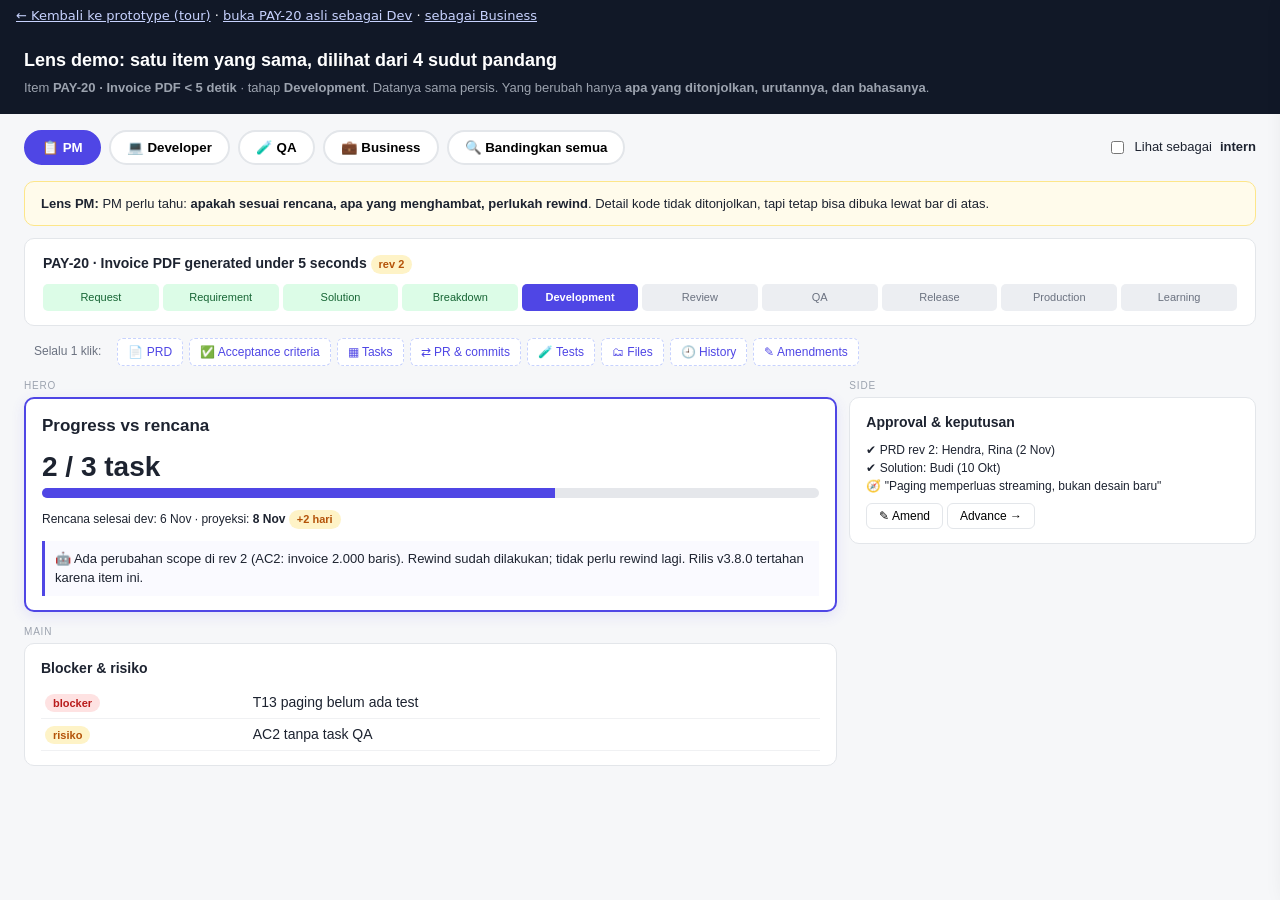
<file: lens-demo.html>
<!DOCTYPE html>
<html lang="id">
<head>
<meta charset="UTF-8" />
<meta name="viewport" content="width=device-width, initial-scale=1.0" />
<title>Lens demo — satu item, banyak sudut pandang</title>
<style>
  * { box-sizing: border-box; }
  body { margin: 0; font: 14px/1.5 -apple-system, BlinkMacSystemFont, "Segoe UI", Roboto, sans-serif; background: #f6f7f9; color: #1d2330; }
  header { background: #111827; color: #fff; padding: 16px 24px; }
  header h1 { margin: 0; font-size: 18px; }
  header p { margin: 4px 0 0; color: #9ca3af; font-size: 13px; }
  .lenses { display: flex; gap: 8px; padding: 16px 24px 0; flex-wrap: wrap; }
  .lens-btn { border: 2px solid #e3e6ea; background: #fff; border-radius: 999px; padding: 8px 16px; cursor: pointer; font-weight: 600; }
  .lens-btn.on { border-color: #4f46e5; background: #4f46e5; color: #fff; }
  .mode { margin-left: auto; display: flex; gap: 8px; align-items: center; font-size: 13px; }
  .wrap { padding: 16px 24px 40px; }
  .itemhead { background: #fff; border: 1px solid #e3e6ea; border-radius: 10px; padding: 14px 18px; margin-bottom: 12px; }
  .stepper { display: flex; gap: 4px; margin-top: 10px; }
  .step { flex: 1; font-size: 11px; text-align: center; padding: 5px; border-radius: 5px; background: #eceef2; color: #6b7280; }
  .step.done { background: #dcfce7; color: #166534; } .step.on { background: #4f46e5; color: #fff; font-weight: 700; }
  .quick { display: flex; gap: 6px; flex-wrap: wrap; margin-bottom: 12px; }
  .quick span { background: #fff; border: 1px dashed #c7d2fe; color: #4f46e5; padding: 4px 10px; border-radius: 6px; font-size: 12px; cursor: pointer; }
  .layout { display: grid; grid-template-columns: 2fr 1fr; gap: 12px; }
  .slot-label { font-size: 10px; letter-spacing: .08em; text-transform: uppercase; color: #9ca3af; margin: 0 0 4px; }
  .panel { background: #fff; border: 1px solid #e3e6ea; border-radius: 10px; padding: 14px 16px; margin-bottom: 12px; transition: all .25s; }
  .panel h3 { margin: 0 0 8px; font-size: 14px; }
  .hero { border: 2px solid #4f46e5; box-shadow: 0 4px 14px rgba(79,70,229,.12); }
  .hero h3 { font-size: 17px; }
  .big { font-size: 28px; font-weight: 800; }
  .muted { color: #6b7280; } .small { font-size: 12px; }
  .bar { height: 10px; background: #e5e7eb; border-radius: 5px; overflow: hidden; } .bar > i { display: block; height: 100%; background: #4f46e5; }
  .tag { display: inline-block; font-size: 11px; font-weight: 600; padding: 1px 8px; border-radius: 999px; background: #eef0f3; }
  .red { background: #fee2e2; color: #b91c1c; } .green { background: #dcfce7; color: #15803d; } .amber { background: #fef3c7; color: #b45309; } .violet { background: #eef0ff; color: #4f46e5; }
  table { width: 100%; border-collapse: collapse; } td { padding: 5px 4px; border-bottom: 1px solid #f0f1f3; vertical-align: top; }
  .btn { display: inline-block; padding: 5px 12px; border-radius: 6px; border: 1px solid #e3e6ea; background: #fff; font-size: 12px; cursor: pointer; }
  .btn.primary { background: #4f46e5; color: #fff; border-color: #4f46e5; }
  .btn[disabled] { opacity: .45; cursor: not-allowed; }
  .ai { border-left: 3px solid #4f46e5; background: #fafaff; padding: 8px 10px; font-size: 13px; }
  .explain { background: #fffbeb; border: 1px solid #fde68a; border-radius: 10px; padding: 12px 16px; margin-bottom: 12px; font-size: 13px; }
  .drawer { position: fixed; top: 0; right: -420px; width: 400px; height: 100vh; background: #fff; box-shadow: -8px 0 24px rgba(0,0,0,.15); padding: 20px; transition: right .25s; overflow-y: auto; }
  .drawer.open { right: 0; }
  .compare { display: grid; grid-template-columns: repeat(4, 1fr); gap: 10px; }
  .compare .col { background: #fff; border: 1px solid #e3e6ea; border-radius: 10px; padding: 10px; font-size: 12px; }
  .compare .col h4 { margin: 0 0 6px; }
  .mini { border-radius: 6px; padding: 6px; margin-bottom: 6px; background: #f3f4f6; }
  .mini.hero { background: #eef0ff; border: 2px solid #4f46e5; box-shadow: none; font-weight: 600; }
</style>
</head>
<body>
<div style="background:#111827;color:#fff;padding:8px 16px;font:13px system-ui"><a href="index.html#/tour" style="color:#c7d2fe">← Kembali ke prototype (tour)</a> · <a href="index.html#/p/p-payflow/item/PAY-20?as=u6" style="color:#c7d2fe">buka PAY-20 asli sebagai Dev</a> · <a href="index.html#/p/p-payflow/item/PAY-20?as=u4" style="color:#c7d2fe">sebagai Business</a></div>
<header>
  <h1>Lens demo: satu item yang sama, dilihat dari 4 sudut pandang</h1>
  <p>Item <b>PAY-20 · Invoice PDF &lt; 5 detik</b> · tahap <b>Development</b>. Datanya sama persis. Yang berubah hanya <b>apa yang ditonjolkan, urutannya, dan bahasanya</b>.</p>
</header>

<div class="lenses">
  <button class="lens-btn on" data-lens="pm">📋 PM</button>
  <button class="lens-btn" data-lens="dev">💻 Developer</button>
  <button class="lens-btn" data-lens="qa">🧪 QA</button>
  <button class="lens-btn" data-lens="biz">💼 Business</button>
  <button class="lens-btn" data-lens="all">🔍 Bandingkan semua</button>
  <label class="mode"><input type="checkbox" id="intern"> Lihat sebagai <b>intern</b></label>
</div>

<div class="wrap">
  <div class="explain" id="explain"></div>
  <div id="view"></div>
</div>

<div class="drawer" id="drawer"><button class="btn" onclick="drawer.classList.remove('open')">✕ Tutup</button><div id="drawerBody"></div></div>

<script>
const PANELS = {
  pmProgress: () => `<h3>Progress vs rencana</h3><div class="big">2 / 3 task</div><div class="bar"><i style="width:66%"></i></div>
    <p class="small">Rencana selesai dev: 6 Nov · proyeksi: <b>8 Nov</b> <span class="tag amber">+2 hari</span></p>
    <div class="ai">🤖 Ada perubahan scope di rev 2 (AC2: invoice 2.000 baris). Rewind sudah dilakukan; tidak perlu rewind lagi. Rilis v3.8.0 tertahan karena item ini.</div>`,
  pmRisk: () => `<h3>Blocker & risiko</h3><table>
    <tr><td><span class="tag red">blocker</span></td><td>T13 paging belum ada test</td></tr>
    <tr><td><span class="tag amber">risiko</span></td><td>AC2 tanpa task QA</td></tr></table>`,
  pmApprovals: () => `<h3>Approval & keputusan</h3><div class="small">✔ PRD rev 2: Hendra, Rina (2 Nov)<br>✔ Solution: Budi (10 Okt)<br>🧭 "Paging memperluas streaming, bukan desain baru"</div>
    <div style="margin-top:8px"><button class="btn needs-perm" data-perm="amend">✎ Amend</button> <button class="btn needs-perm" data-perm="advance">Advance →</button></div>`,
  devTasks: () => `<h3>Task saya & PR</h3><table>
    <tr><td>✔ Stream PDF rendering</td><td><span class="tag green">done</span></td></tr>
    <tr><td>● Paged rendering &gt;500 baris <span class="tag violet">+ rev 2</span></td><td><span class="tag amber">in progress</span></td></tr>
    <tr><td>○ Template cache</td><td><span class="tag">todo</span></td></tr></table>
    <p class="small" style="font-family:monospace">⎇ feat/PAY-20-pdf-stream · PR #422<br>· a1f3c2e Stream PDF rendering<br>· 9c27e04 Paged rendering <span class="tag violet">+ rev 2</span></p>`,
  devContext: () => `<h3>Context pack</h3><div class="small"><b>Kenapa ada:</b> invoice besar butuh ~20 detik untuk dikirim.<br><b>Aturan:</b> PDF &lt; 5s (≤500 baris), &lt; 10s (≤2.000 baris)<br><b>Arsitektur:</b> ledger writer dipakai bersama (lihat W-9)</div>
    <div class="ai" style="margin-top:8px">🤖 Yang berubah untukmu di rev 2: hanya T13 dan AC2. Sisanya tetap.</div>`,
  devFindings: () => `<h3>QA finding terbuka</h3><p class="small muted">Belum ada.</p><button class="btn needs-perm" data-perm="advance">Tandai siap review</button>`,
  qaIncoming: () => `<h3>Yang akan masuk QA</h3><table>
    <tr><td>AC1</td><td>PDF 500 baris &lt; 5 detik</td><td><span class="tag">belum dites</span></td></tr>
    <tr><td>AC2 <span class="tag violet">baru</span></td><td>PDF 2.000 baris &lt; 10 detik</td><td><span class="tag">belum dites</span></td></tr></table>
    <p class="small">Perkiraan masuk QA: <b>8 Nov</b></p>`,
  qaEdge: () => `<h3>Draf test plan</h3><div class="ai">🤖 Saran edge case: tepat 500 baris · 501 baris (pindah ke paging) · 2.000 baris · invoice dengan gambar logo besar · 2 permintaan PDF bersamaan</div>
    <div style="margin-top:8px"><button class="btn needs-perm" data-perm="testplan">Approve test plan</button></div>`,
  qaHistory: () => `<h3>Riwayat bug area ini</h3><div class="small">Belum ada insiden di modul PDF.</div>`,
  bizStatus: () => `<h3>Status</h3><div class="big">Sedang dikerjakan</div><p>Langkah 5 dari 10. Fitur ini ikut <b>rilis v3.8.0</b>, diperkirakan <b>12 November</b> (mundur 5 hari).</p>`,
  bizWhy: () => `<h3>Kenapa mundur?</h3><p>Ada tambahan kebutuhan: invoice besar (sampai 2.000 baris) juga harus cepat. Tambahan ini disetujui oleh Hendra pada 2 Nov.</p>`,
  bizAsk: () => `<h3>Tanya AI</h3><div class="ai">"Apakah pelanggan enterprise sudah bisa pakai?" → Belum. Mulai 12 Nov setelah rilis.</div>`,
};
const LENS = {
  pm:  { name: "PM",        hero: ["pmProgress"], main: ["pmRisk"], side: ["pmApprovals"], perms: ["amend", "advance"],
         why: "PM perlu tahu: <b>apakah sesuai rencana, apa yang menghambat, perlukah rewind</b>. Detail kode tidak ditonjolkan, tapi tetap bisa dibuka lewat bar di atas." },
  dev: { name: "Developer", hero: ["devTasks"], main: ["devContext"], side: ["devFindings"], perms: ["advance"],
         why: "Developer perlu tahu: <b>apa yang harus saya kerjakan, di branch mana, dan aturan apa yang tidak boleh dilanggar</b>. Jadwal rilis dan approval tidak ditonjolkan." },
  qa:  { name: "QA",        hero: ["qaIncoming"], main: ["qaEdge"], side: ["qaHistory"], perms: ["testplan"],
         why: "QA perlu bersiap: <b>apa yang akan dites dan edge case apa yang mungkin</b>, bahkan sebelum item masuk QA." },
  biz: { name: "Business",  hero: ["bizStatus"], main: ["bizWhy"], side: ["bizAsk"], perms: [],
         why: "Business perlu jawaban singkat dalam bahasa bisnis: <b>kapan bisa dipakai pelanggan dan kenapa</b>. Tidak ada istilah teknis." },
};
const QUICK = ["📄 PRD", "✅ Acceptance criteria", "▦ Tasks", "⇄ PR & commits", "🧪 Tests", "🗂 Files", "🕘 History", "✎ Amendments"];
const DRAWER = { "📄 PRD": "<h3>PRD — Invoice PDF</h3><p>Target: PDF &lt; 5s untuk ≤500 baris.</p><p style='background:#dcfce7'>+ AC2 PDF 2.000 baris &lt; 10s (rev 2)</p>" };
let lens = "pm";
const view = document.getElementById("view"), explain = document.getElementById("explain"), drawer = document.getElementById("drawer");

function head() {
  const st = ["Request", "Requirement", "Solution", "Breakdown", "Development", "Review", "QA", "Release", "Production", "Learning"];
  return `<div class="itemhead"><b>PAY-20 · Invoice PDF generated under 5 seconds</b> <span class="tag amber">rev 2</span>
    <div class="stepper">${st.map((s, i) => `<div class="step ${i < 4 ? "done" : i === 4 ? "on" : ""}">${s}</div>`).join("")}</div></div>
    <div class="quick"><span class="small muted" style="border:0;background:none;color:#6b7280">Selalu 1 klik:</span>${QUICK.map((q) => `<span data-q="${q}">${q}</span>`).join("")}</div>`;
}
function panel(id, cls = "") { return `<div class="panel ${cls}">${PANELS[id]()}</div>`; }
function render() {
  document.querySelectorAll(".lens-btn").forEach((b) => b.classList.toggle("on", b.dataset.lens === lens));
  const intern = document.getElementById("intern").checked;
  if (lens === "all") {
    explain.innerHTML = "Ini <b>matriks</b> untuk satu tahap (Development). Kotak biru = <b>hero</b> (yang paling ditonjolkan). Setiap tahap punya matriksnya sendiri, dan nanti kita akan desain satu per satu.";
    view.innerHTML = head() + `<div class="compare">${Object.entries(LENS).map(([k, l]) => `<div class="col"><h4>${l.name}</h4>
      ${l.hero.map((p) => `<div class="mini hero">HERO · ${PANELS[p]().match(/<h3>(.*?)<\/h3>/)[1]}</div>`).join("")}
      ${l.main.map((p) => `<div class="mini">MAIN · ${PANELS[p]().match(/<h3>(.*?)<\/h3>/)[1]}</div>`).join("")}
      ${l.side.map((p) => `<div class="mini">SIDE · ${PANELS[p]().match(/<h3>(.*?)<\/h3>/)[1]}</div>`).join("")}</div>`).join("")}</div>`;
  } else {
    const l = LENS[lens];
    explain.innerHTML = `<b>Lens ${l.name}:</b> ${l.why}${intern ? "<br>🎓 <b>Intern:</b> tampilannya sama, tapi tombol approval dikunci beserta alasannya (lapisan <i>permission</i>, bukan lens)." : ""}`;
    view.innerHTML = head() + `<div class="layout"><div><p class="slot-label">Hero</p>${l.hero.map((p) => panel(p, "hero")).join("")}<p class="slot-label">Main</p>${l.main.map((p) => panel(p)).join("")}</div>
      <div><p class="slot-label">Side</p>${l.side.map((p) => panel(p)).join("")}</div></div>`;
    view.querySelectorAll(".needs-perm").forEach((b) => {
      const ok = l.perms.includes(b.dataset.perm) && !(intern && ["amend", "testplan"].includes(b.dataset.perm));
      if (!ok) { b.disabled = true; b.title = intern ? "Dikunci untuk intern" : "Role ini tidak punya izin"; b.textContent = "🔒 " + b.textContent; }
    });
  }
  view.querySelectorAll("[data-q]").forEach((q) => (q.onclick = () => { document.getElementById("drawerBody").innerHTML = DRAWER[q.dataset.q] || `<h3>${q.dataset.q}</h3><p class="muted">Isi lengkap terbuka di sini tanpa meninggalkan halaman.</p>`; drawer.classList.add("open"); }));
}
document.querySelectorAll(".lens-btn").forEach((b) => (b.onclick = () => { lens = b.dataset.lens; render(); }));
document.getElementById("intern").onchange = render;
render();
</script>
</body>
</html>
</file>
<file: assets/style.css>
:root {
  --bg: #f6f7f9; --panel: #fff; --border: #e3e6ea; --text: #1d2330; --muted: #6b7280;
  --accent: #4f46e5; --accent-soft: #eef0ff;
  --pass: #16a34a; --fail: #dc2626; --blocked: #d97706; --skipped: #6b7280; --notexec: #9333ea;
  --radius: 8px;
}
* { box-sizing: border-box; }
body { margin: 0; font: 14px/1.5 -apple-system, BlinkMacSystemFont, "Segoe UI", Roboto, sans-serif; color: var(--text); background: var(--bg); }
a { color: var(--accent); text-decoration: none; }
a:hover { text-decoration: underline; }
h1 { font-size: 22px; margin: 0 0 4px; }
h2 { font-size: 16px; margin: 0 0 12px; }
h3 { font-size: 14px; margin: 0 0 8px; }
.muted { color: var(--muted); }
.small { font-size: 12px; }
.mono { font-family: ui-monospace, Menlo, monospace; font-size: 12px; }

.proto-banner { background: #111827; color: #fbbf24; font-size: 11px; letter-spacing: .05em; text-align: center; padding: 3px; }
.layout { display: flex; min-height: calc(100vh - 22px); }

/* Sidebar */
.sidebar { width: 232px; background: #111827; color: #d1d5db; padding: 16px 12px; flex-shrink: 0; }
.sidebar .brand { color: #fff; font-weight: 700; font-size: 16px; margin-bottom: 16px; }
.sidebar select { width: 100%; padding: 6px; border-radius: 6px; border: 0; margin-bottom: 12px; }
.sidebar .section { font-size: 11px; text-transform: uppercase; color: #6b7280; margin: 16px 8px 6px; }
.sidebar a { display: block; color: #d1d5db; padding: 6px 8px; border-radius: 6px; }
.sidebar a:hover { background: #1f2937; text-decoration: none; }
.sidebar a.active { background: var(--accent); color: #fff; }

/* Main */
.main { flex: 1; min-width: 0; }
.topbar { display: flex; align-items: center; justify-content: space-between; padding: 10px 24px; background: var(--panel); border-bottom: 1px solid var(--border); }
.topbar .crumbs { color: var(--muted); }
.content { padding: 24px; }

/* Building blocks */
.grid { display: grid; gap: 16px; }
.g2 { grid-template-columns: repeat(2, 1fr); }
.g3 { grid-template-columns: repeat(3, 1fr); }
.g4 { grid-template-columns: repeat(4, 1fr); }
.card { background: var(--panel); border: 1px solid var(--border); border-radius: var(--radius); padding: 16px; }
.card.click:hover { border-color: var(--accent); cursor: pointer; }
.stat .v { font-size: 26px; font-weight: 700; }
.row { display: flex; align-items: center; gap: 8px; flex-wrap: wrap; }
.spread { display: flex; justify-content: space-between; align-items: center; gap: 8px; }
.mb { margin-bottom: 16px; }
.mt { margin-top: 16px; }
table { width: 100%; border-collapse: collapse; }
th, td { text-align: left; padding: 8px; border-bottom: 1px solid var(--border); vertical-align: top; }
th { font-size: 12px; color: var(--muted); font-weight: 600; }
.btn { display: inline-block; padding: 6px 12px; border-radius: 6px; border: 1px solid var(--border); background: #fff; cursor: pointer; font-size: 13px; }
.btn.primary { background: var(--accent); color: #fff; border-color: var(--accent); }
.btn.sm { padding: 2px 8px; font-size: 12px; }
.bar { height: 8px; background: #e5e7eb; border-radius: 4px; overflow: hidden; }
.bar > span { display: block; height: 100%; background: var(--accent); }

/* Badges */
.badge { display: inline-block; padding: 1px 8px; border-radius: 999px; font-size: 11px; font-weight: 600; background: #eef0f3; color: #374151; white-space: nowrap; }
.badge.pass { background: #dcfce7; color: var(--pass); }
.badge.fail { background: #fee2e2; color: var(--fail); }
.badge.blocked { background: #fef3c7; color: var(--blocked); }
.badge.skipped { background: #f3f4f6; color: var(--skipped); }
.badge.not_executed { background: #f3e8ff; color: var(--notexec); }
.badge.high, .badge.urgent, .badge.critical { background: #fee2e2; color: #b91c1c; }
.badge.medium { background: #fef3c7; color: #b45309; }
.badge.low { background: #dcfce7; color: #15803d; }
.badge.ai { background: var(--accent-soft); color: var(--accent); }
.badge.synced { background: #dcfce7; color: #15803d; }
.badge.pending { background: #fef3c7; color: #b45309; }
.badge.conflict { background: #fee2e2; color: #b91c1c; }
.badge.gh { background: #24292f; color: #fff; }

/* Board */
.board { display: grid; grid-template-columns: repeat(5, minmax(200px, 1fr)); gap: 12px; overflow-x: auto; }
.col { background: #eceef2; border-radius: var(--radius); padding: 8px; min-height: 300px; }
.col.over { outline: 2px dashed var(--accent); }
.col h3 { display: flex; justify-content: space-between; padding: 4px; }
.tcard { background: #fff; border: 1px solid var(--border); border-radius: 6px; padding: 8px; margin-bottom: 8px; cursor: grab; }
.tcard:hover { border-color: var(--accent); }
.tcard .k { font-size: 11px; color: var(--muted); }

/* AI panel */
.ai-panel { border: 1px solid #c7d2fe; background: linear-gradient(#fafaff, #fff); }
.ai-item { border-left: 3px solid var(--accent); padding: 6px 10px; margin-bottom: 8px; background: #fff; }
.ai-item.rejected { opacity: .45; text-decoration: line-through; }
.ai-item.confirmed { border-left-color: var(--pass); }
.conf { font-size: 11px; color: var(--muted); }

/* Timeline */
.timeline { border-left: 2px solid var(--border); margin-left: 6px; padding-left: 16px; }
.timeline .ev { position: relative; margin-bottom: 12px; }
.timeline .ev::before { content: ""; position: absolute; left: -22px; top: 6px; width: 10px; height: 10px; border-radius: 50%; background: var(--accent); }

.callout { padding: 10px 12px; border-radius: 6px; background: #fff7ed; border: 1px solid #fed7aa; }
.callout.red { background: #fef2f2; border-color: #fecaca; }
.callout.green { background: #f0fdf4; border-color: #bbf7d0; }
.toast { position: fixed; bottom: 20px; right: 20px; background: #111827; color: #fff; padding: 10px 14px; border-radius: 6px; font-size: 13px; }

/* v0.3 additions */
.topbar input, .topbar select, .content input, .content select, .content textarea { padding: 6px 10px; border: 1px solid var(--border); border-radius: 6px; font: inherit; }
.sidebar select { margin: 0 0 6px; }
.btn[disabled] { opacity: .5; cursor: not-allowed; }
.badge.intern { background: #fce7f3; color: #be185d; }
.badge.stage { background: #e0e7ff; color: #3730a3; }
.badge.met { background: #dcfce7; color: var(--pass); }
.badge.partial { background: #fef3c7; color: var(--blocked); }
.badge.unverified { background: #f3e8ff; color: var(--notexec); }
.badge.gap { background: #fee2e2; color: var(--fail); }
.mt-s { margin-top: 6px; }
.ask { margin-bottom: 16px; }
.ask-form input { flex: 1; min-width: 240px; }
.ask-out:not(:empty) { margin-top: 10px; }

/* Thread stepper */
.stepper { display: flex; gap: 4px; overflow-x: auto; margin-bottom: 16px; }
.step { flex: 1; min-width: 92px; padding: 8px; border-radius: 6px; background: #eceef2; font-size: 12px; text-align: center; color: var(--muted); }
.step.done { background: #dcfce7; color: #166534; }
.step.gap { background: #fee2e2; color: #991b1b; }
.step.active { background: var(--accent); color: #fff; font-weight: 600; }
.stage-card { border-left: 4px solid #d1d5db; }
.stage-card.done { border-left-color: var(--pass); }
.stage-card.active { border-left-color: var(--accent); }
.stage-card.gap { border-left-color: var(--fail); }
.stage-card.pending { opacity: .6; }

/* Pipeline */
.pipeline { display: grid; grid-auto-flow: column; grid-auto-columns: minmax(170px, 1fr); gap: 8px; overflow-x: auto; }
.icard { background: #fff; border: 1px solid var(--border); border-radius: 6px; padding: 8px; margin-bottom: 8px; font-size: 13px; }
.chain { display: flex; flex-direction: column; gap: 0; }
.chain .link { padding: 8px 12px; border: 1px solid var(--border); border-radius: 6px; background: #fff; }
.chain .arrow { text-align: center; color: var(--muted); line-height: 1.2; }
.role-banner { padding: 10px 14px; border-radius: 6px; background: var(--accent-soft); margin-bottom: 16px; }

.preview { height: 180px; display: flex; flex-direction: column; align-items: center; justify-content: center; gap: 6px; background: #f3f4f6; border: 1px dashed var(--border); border-radius: 6px; }
.preview.locked { background: #fef2f2; color: #991b1b; }

/* Amendments (ADR-012) */
.diff { font-family: ui-monospace, Menlo, monospace; font-size: 12px; border: 1px solid var(--border); border-radius: 6px; overflow: hidden; margin: 6px 0; }
.diff > div { padding: 2px 8px; white-space: pre-wrap; }
.diff .dadd { background: #dcfce7; color: #166534; }
.diff .ddel { background: #fee2e2; color: #991b1b; text-decoration: line-through; }
.hist { padding: 4px 0; border-top: 1px dashed var(--border); }
.stage-card.unchanged { padding: 8px 16px; opacity: .55; }
.versionbar { display: flex; gap: 6px; align-items: center; flex-wrap: wrap; }
.modeopt { display: block; border: 1px solid var(--border); border-radius: 6px; padding: 10px; margin-bottom: 8px; cursor: pointer; }
.modeopt.off { opacity: .45; cursor: not-allowed; }
tr.row-add { background: #f0fdf4; } tr.row-del { background: #fef2f2; } tr.row-chg { background: #fffbeb; }
details summary { cursor: pointer; }

/* Lens & panels (ADR-016) — 12-col grid with span presets */
.pgrid { display: grid; grid-template-columns: repeat(12, 1fr); gap: 16px; align-items: start; grid-auto-flow: row dense; }
.pgrid > .card { margin: 0; min-width: 0; }
.pspan-full { grid-column: span 12; } .pspan-wide { grid-column: span 8; } .pspan-half { grid-column: span 6; } .pspan-narrow { grid-column: span 4; }
.preview-grid .pspan-narrow { grid-column: span 4; }
.inner { padding: 0; } .inner.stage-card { border-left: 4px solid var(--accent); padding-left: 12px; }
.pcap { font-size: 10px; text-transform: uppercase; letter-spacing: .05em; color: var(--accent); margin-bottom: 6px; }
.ppreview { background: #fafaff; border-style: dashed; }
.lensbar { background: #fff; border: 1px solid var(--border); border-radius: var(--radius); padding: 8px 12px; flex-wrap: wrap; }
.quick { gap: 4px; }
.drawer { position: fixed; top: 0; right: -480px; width: 460px; height: 100vh; background: #fff; box-shadow: -8px 0 24px rgba(0,0,0,.15); padding: 20px; transition: right .2s; overflow-y: auto; z-index: 20; }
.drawer.open { right: 0; }

/* Lens layout: main + side columns (replaces 12-col spans) */
.pcols { display: grid; grid-template-columns: 2fr 1fr; gap: 16px; align-items: start; }
.pcols > div { min-width: 0; }

/* PRD editor (ADR-018) */
.prd-toolbar { flex-wrap: wrap; gap: 4px; border-bottom: 1px solid #e5e7eb; padding-bottom: 8px; margin-bottom: 8px; }
.prd-body { min-height: 200px; line-height: 1.55; }
.prd-body.editing { outline: 2px dashed #c7d2fe; padding: 8px; border-radius: 6px; }
.prd-body table { border-collapse: collapse; margin: 8px 0; }
.prd-body td, .prd-body th { border: 1px solid #d1d5db; padding: 4px 8px; min-width: 60px; }
.prd-body mark { background: #fef08a; }
.figma-frame { background: #f8fafc; border: 1px dashed #cbd5e1; border-radius: 8px; padding: 12px; margin-top: 6px; }

/* Feedback widget */
.fb-fab { position: fixed; right: 20px; bottom: 20px; z-index: 50; border-radius: 999px; box-shadow: 0 4px 14px rgba(0,0,0,.18); }
.fb-pop { position: fixed; right: 20px; bottom: 70px; z-index: 51; width: 340px; background: #fff; border: 1px solid #e5e7eb; border-radius: 12px; padding: 14px; box-shadow: 0 10px 30px rgba(0,0,0,.18); }
.cmt { background: #fde68a; border-bottom: 2px solid #f59e0b; cursor: pointer; }
.prd-block { border: 1px solid #c7d2fe; background: #f5f7ff; border-radius: 8px; padding: 10px 12px; margin: 6px 0; }
pre.archive { background: #f8fafc; border: 1px solid #e5e7eb; border-radius: 6px; padding: 8px 10px; white-space: pre-wrap; font-size: 12.5px; line-height: 1.6; }
pre.archive .ln { display: inline-block; width: 26px; color: #9ca3af; user-select: none; }
pre.archive .tag { color: #4f46e5; }
.cc-conflict { background: #fecaca; } .cc-missing { background: #fde68a; } .cc-open { background: #e9d5ff; } .cc-ignored { color: #9ca3af; text-decoration: line-through; }
.suggest { background: #f5f7ff; border: 1px dashed #a5b4fc; border-radius: 6px; padding: 6px 8px; }
.ctx { border-left: 3px solid #c7d2fe; padding-left: 8px; }
</file>
